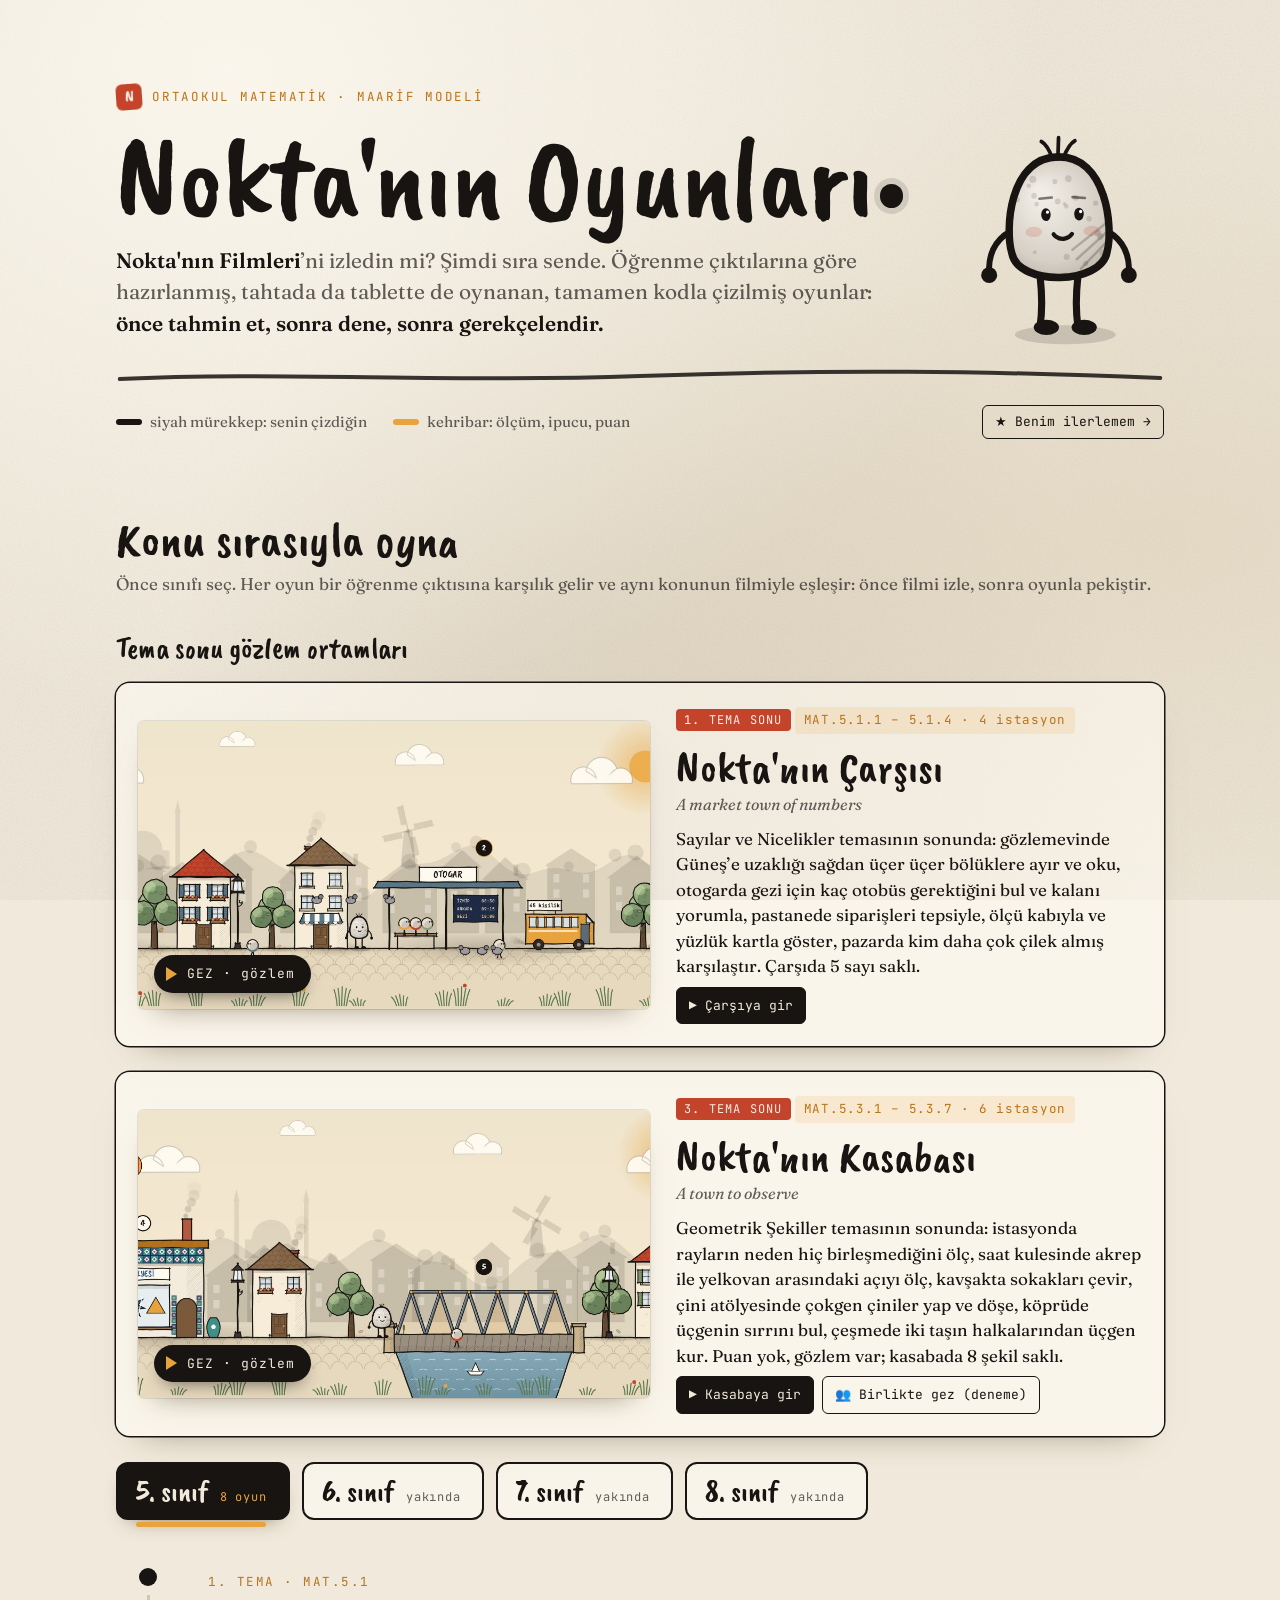
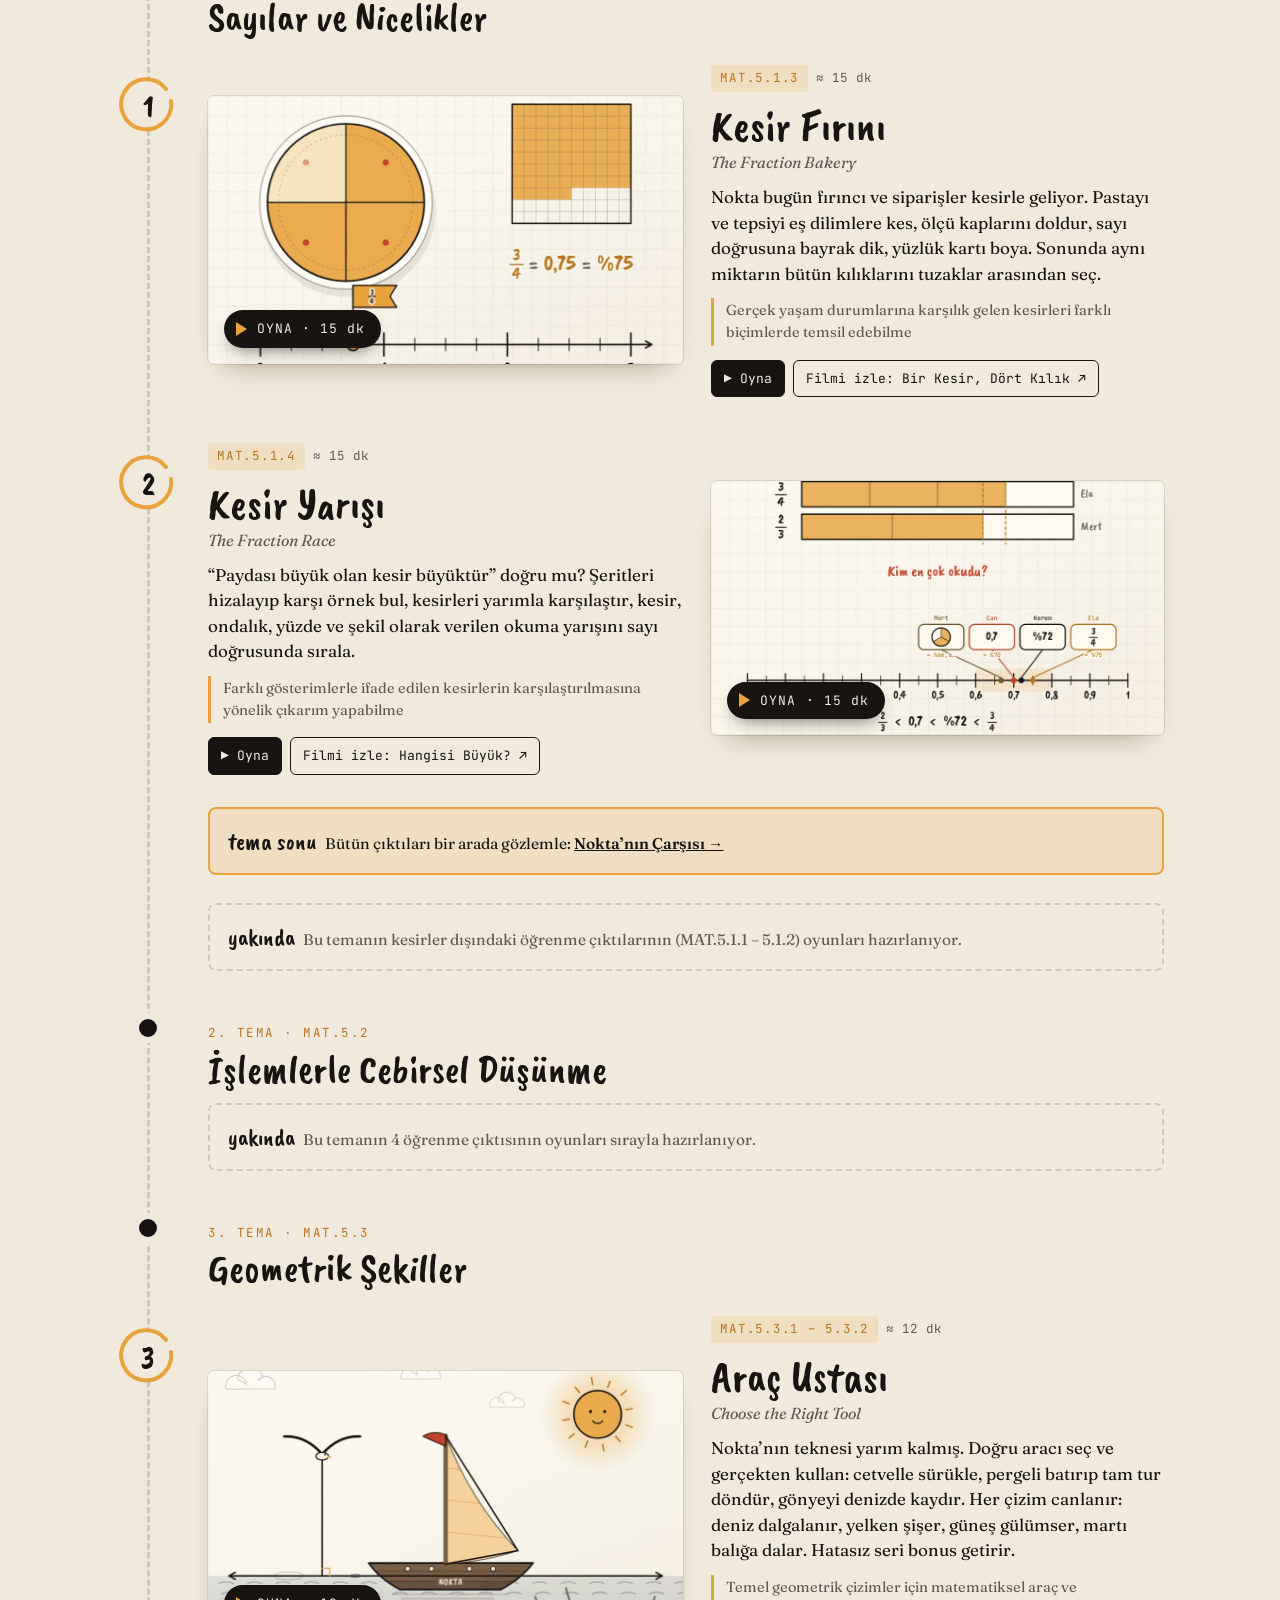
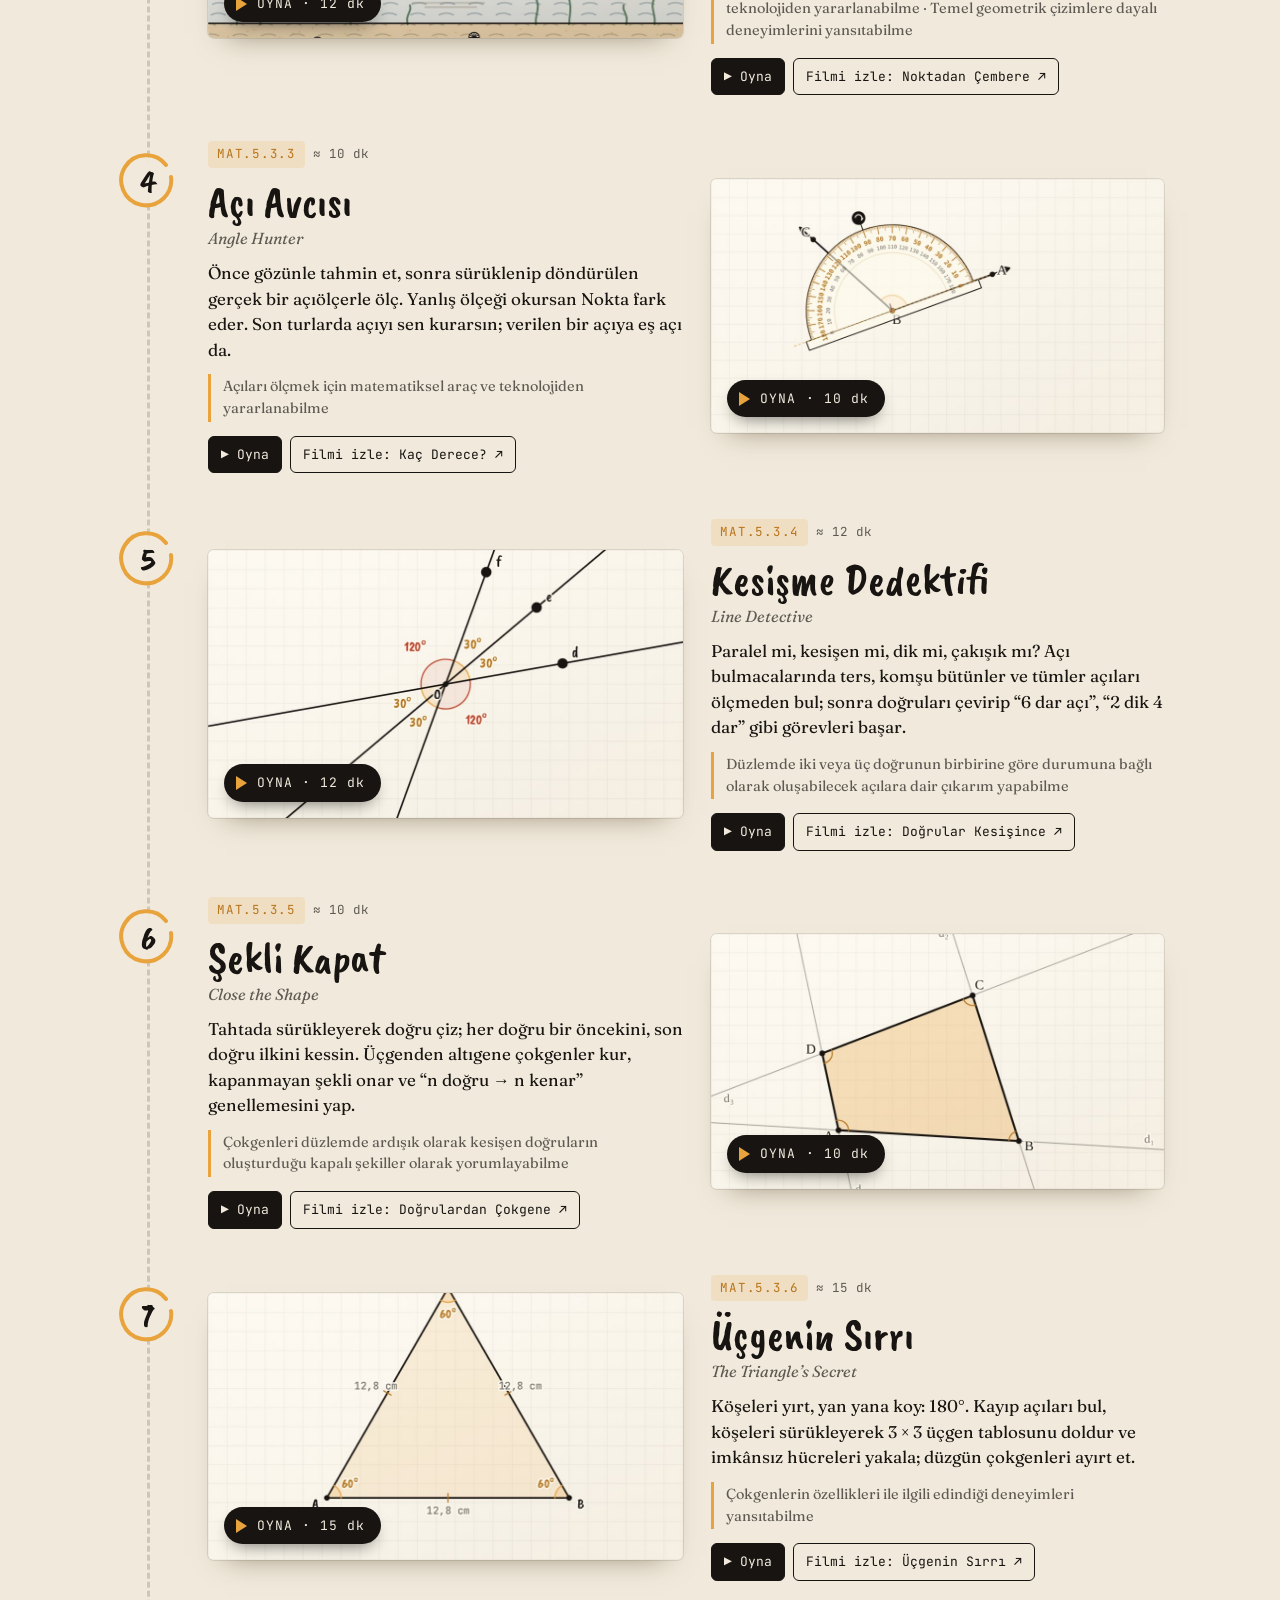
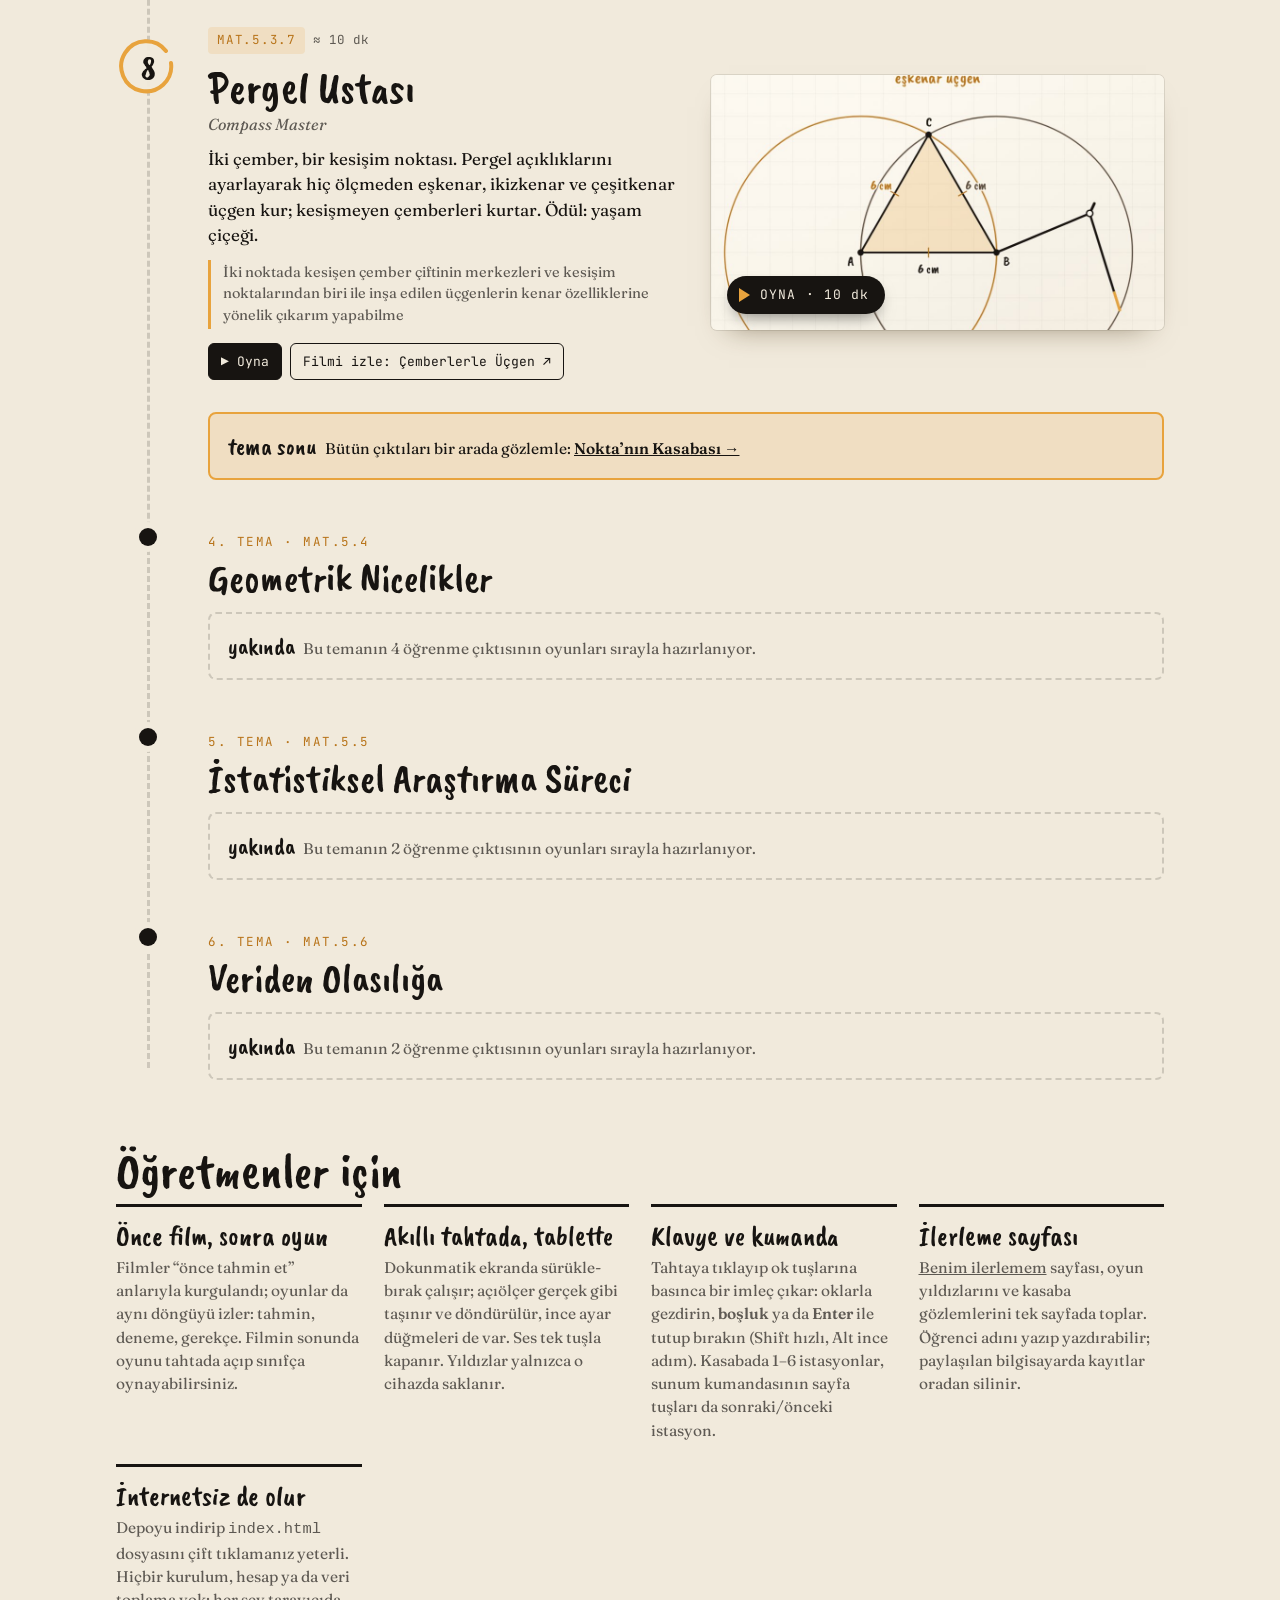
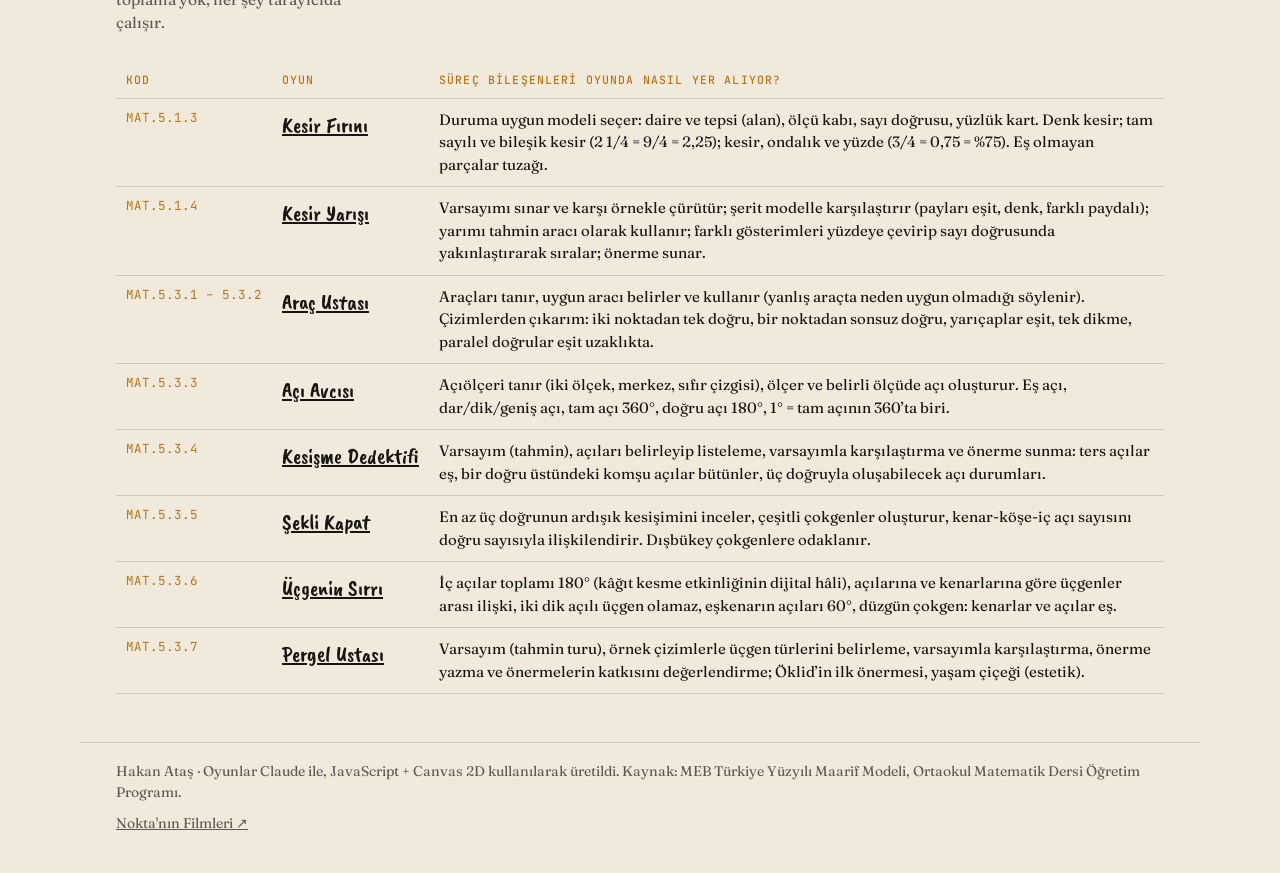
<file: index.html>
<!doctype html>
<html lang="tr">
<head>
<meta charset="utf-8">
<meta name="viewport" content="width=device-width, initial-scale=1">
<title>Nokta'nın Oyunları · Ortaokul Matematik</title>
<meta name="description" content="Ortaokul matematik için mürekkep oyunları: Maarif Modeli öğrenme çıktılarına göre, Nokta'nın Filmleri ile aynı dünyada. İlk tema: 5. sınıf Geometrik Şekiller.">
<meta property="og:title" content="Nokta'nın Oyunları · Ortaokul Matematik">
<meta property="og:description" content="Tahmin et, dene, kanıtla: araç seçme, açı ölçme, kesişen doğrular, çokgenler, üçgenler ve pergelle üçgen kurma oyunları.">
<meta property="og:image" content="img/oyun-pergel-ustasi.jpg">
<link rel="icon" href="img/nokta.png">
<link rel="preconnect" href="https://fonts.googleapis.com">
<link rel="preconnect" href="https://fonts.gstatic.com" crossorigin>
<link href="https://fonts.googleapis.com/css2?family=Caveat+Brush&family=Fraunces:ital,opsz,wght@0,9..144,400;0,9..144,600;1,9..144,400&family=JetBrains+Mono:wght@500&display=swap" rel="stylesheet">
<link rel="stylesheet" href="css/oyun.css?v=202610031833">
<style>
  .wrap { max-width: 1120px; }
  header.hero { position: relative; padding-top: clamp(36px, 7vw, 84px); padding-bottom: 28px; }
  .hero-grid { display: grid; grid-template-columns: 1fr auto; gap: 24px; align-items: end; }
  .kicker { font-family: var(--mono); font-size: 12.5px; letter-spacing: .14em; text-transform: uppercase; color: var(--amber-deep); display: flex; align-items: center; gap: 10px; }
  .kicker .seal { width: 26px; height: 26px; border-radius: 6px; background: var(--seal); color: #fbeee6; display: grid; place-items: center; font-family: var(--brush); font-size: 17px; letter-spacing: 0; transform: rotate(-4deg); }
  h1 { font-family: var(--brush); font-weight: 400; font-size: clamp(52px, 10vw, 118px); line-height: .92; margin: 14px 0 12px; letter-spacing: -.01em; }
  h1 .dot { display: inline-block; width: .2em; height: .2em; border-radius: 50%; background: var(--ink); vertical-align: .08em; margin-left: .06em; box-shadow: 0 0 0 .05em rgba(23,20,17,.12); }
  .lede { font-size: clamp(17px, 2.1vw, 21px); max-width: 38em; color: var(--ink-soft); margin: 0; }
  .lede b { color: var(--ink); font-weight: 600; }
  .nokta { width: clamp(120px, 18vw, 210px); height: auto; margin-bottom: -10px; transform-origin: 50% 90%; }
  .brushline { display: block; width: 100%; height: 22px; margin-top: 26px; }
  .rules { display: flex; flex-wrap: wrap; gap: 10px 26px; margin-top: 18px; font-size: 15px; color: var(--ink-soft); }
  .rules span { display: inline-flex; align-items: center; gap: 8px; }
  .progress-link { margin-left: auto; font-family: var(--mono); font-size: 13px; text-decoration: none; color: var(--ink); padding: 6px 12px; border-radius: 6px; border: 1.5px solid var(--ink); }
  .progress-link:hover { background: var(--ink); color: var(--paper); }
  .swatch { width: 26px; height: 6px; border-radius: 3px; background: var(--ink); }
  .swatch.amber { background: var(--amber); }

  .section-title { font-family: var(--brush); font-weight: 400; font-size: clamp(34px, 5vw, 50px); margin: 48px 0 6px; line-height: 1; }
  .section-sub { margin: 0 0 30px; color: var(--ink-soft); }
  .grades { display: flex; flex-wrap: wrap; gap: 12px; margin: 0 0 18px; }
  .grades button { position: relative; font-family: var(--brush); font-size: 30px; line-height: 1; padding: 12px 22px 12px 18px; border-radius: 12px; border: 2.5px solid var(--ink); background: rgba(255, 252, 244, .55); color: var(--ink); cursor: pointer; display: inline-flex; align-items: baseline; gap: 12px; transition: transform .25s cubic-bezier(.2,.8,.2,1), background .2s, color .2s; }
  .grades button small { font-family: var(--mono); font-size: 12px; letter-spacing: .06em; color: var(--ink-soft); }
  .grades button:hover { transform: translateY(-2px) rotate(-.6deg); }
  .grades button[aria-selected="true"] { background: var(--ink); color: var(--paper); box-shadow: 0 10px 22px -14px rgba(60,40,10,.8); }
  .grades button[aria-selected="true"] small { color: var(--amber); }
  .grades button[aria-selected="true"]::after { content: ""; position: absolute; left: 18px; right: 22px; bottom: -9px; height: 5px; border-radius: 3px; background: var(--amber); }
  .grades button:focus-visible { outline: 3px solid var(--amber); outline-offset: 3px; }

  .journey { position: relative; list-style: none; margin: 0; padding: 0; }
  .journey::before { content: ""; position: absolute; left: 31px; top: 30px; bottom: 30px; width: 0; border-left: 3px dashed var(--ink-faint); }
  .game-item { position: relative; display: grid; grid-template-columns: 64px minmax(0, 1.05fr) minmax(0, 1fr); gap: 28px; align-items: center; padding: 22px 0; }
  .num { position: relative; z-index: 1; width: 64px; height: 64px; display: grid; place-items: center; align-self: start; margin-top: 12px; }
  .num svg { position: absolute; inset: 0; }
  .num b { font-family: var(--brush); font-weight: 400; font-size: 32px; position: relative; }
  .thumb { position: relative; display: block; border-radius: 6px; overflow: hidden; aspect-ratio: 16 / 9; width: 100%; background: var(--paper-2);
    box-shadow: 0 1px 0 rgba(255,255,255,.6) inset, 0 14px 28px -18px rgba(60, 40, 10, .55), 0 0 0 1px rgba(23,20,17,.1); transition: transform .35s cubic-bezier(.2,.8,.2,1), box-shadow .35s; }
  .thumb img { display: block; width: 100%; height: 100%; object-fit: cover; }
  .thumb .play { position: absolute; left: 16px; bottom: 16px; display: inline-flex; align-items: center; gap: 10px; padding: 9px 16px 9px 12px; border-radius: 999px; background: var(--ink); color: var(--paper); font-family: var(--mono); font-size: 13px; letter-spacing: .08em; box-shadow: 0 8px 18px -8px rgba(0,0,0,.6); }
  .thumb .play i { display: block; width: 0; height: 0; border-left: 11px solid var(--amber); border-top: 7px solid transparent; border-bottom: 7px solid transparent; }
  .thumb .done { position: absolute; right: 12px; top: 12px; display: flex; gap: 2px; padding: 5px 8px; border-radius: 999px; background: rgba(255,250,240,.92); box-shadow: 0 0 0 1px rgba(23,20,17,.12); }
  .thumb .done svg { width: 20px; height: 20px; }
  .thumb:hover, .thumb:focus-visible { transform: translateY(-3px) rotate(-.4deg); box-shadow: 0 1px 0 rgba(255,255,255,.6) inset, 0 22px 34px -18px rgba(60, 40, 10, .6), 0 0 0 1px rgba(23,20,17,.14); }
  .thumb:focus-visible { outline: 3px solid var(--amber); outline-offset: 3px; }
  .meta .code { font-family: var(--mono); font-size: 12.5px; letter-spacing: .06em; color: var(--amber-deep); background: var(--amber-wash); padding: 4px 9px; border-radius: 4px; display: inline-block; }
  .meta .dur { font-family: var(--mono); font-size: 12.5px; color: var(--ink-soft); margin-left: 8px; }
  .meta h3 { font-family: var(--brush); font-weight: 400; font-size: clamp(32px, 4vw, 44px); line-height: 1; margin: 12px 0 2px; }
  .meta .en { font-style: italic; color: var(--ink-soft); margin: 0 0 10px; font-size: 16px; }
  .meta p.what { margin: 0 0 8px; }
  .meta .outcome { font-size: 14.5px; color: var(--ink-soft); border-left: 3px solid var(--amber); padding: 2px 0 2px 12px; margin: 12px 0 14px; }
  .links { display: flex; flex-wrap: wrap; gap: 8px; }
  .links a { font-family: var(--mono); font-size: 13px; text-decoration: none; padding: 8px 12px; border-radius: 6px; border: 1.5px solid var(--ink); color: var(--ink); transition: background .2s, color .2s; }
  .links a:hover { background: var(--ink); color: var(--paper); }
  .kprog { align-self: center; font-family: var(--mono); font-size: 12.5px; color: var(--amber-deep, #b8741a); }
  .links .primary { background: var(--ink); color: var(--paper); }
  .links .primary:hover { background: var(--amber); border-color: var(--amber); color: var(--ink); }
  .game-item:nth-child(even of .game-item) .thumb-cell { order: 3; }
  .game-item:nth-child(even of .game-item) .meta { order: 2; }

  .theme-head { position: relative; display: grid; grid-template-columns: 64px 1fr; gap: 28px; align-items: baseline; padding: 30px 0 4px; }
  .theme-head .dotm { width: 64px; display: grid; place-items: center; }
  .theme-head .dotm i { width: 18px; height: 18px; border-radius: 50%; background: var(--ink); box-shadow: 0 0 0 6px var(--paper); position: relative; z-index: 1; }
  .theme-head h3 { font-family: var(--brush); font-weight: 400; font-size: clamp(30px, 4vw, 40px); margin: 0; line-height: 1; }
  .theme-head span { display: block; font-family: var(--mono); font-size: 12.5px; letter-spacing: .12em; text-transform: uppercase; color: var(--amber-deep); margin-bottom: 6px; }
  .theme-soon { position: relative; display: grid; grid-template-columns: 64px 1fr; gap: 28px; padding: 10px 0 18px; }
  .theme-soon div:last-child { border: 2.5px dashed var(--ink-faint); border-radius: 8px; padding: 14px 18px; color: var(--ink-soft); font-size: 15.5px; }
  .theme-end div:last-child { border: 2.5px solid var(--amber); background: var(--amber-wash); color: var(--ink); }
  .theme-end a { font-weight: 600; }
  .theme-soon b { font-family: var(--brush); font-weight: 400; font-size: 24px; color: var(--ink); margin-right: 8px; }

  .featured { display: grid; grid-template-columns: minmax(0, 1.1fr) minmax(0, 1fr); gap: 26px; align-items: center; margin: 0 0 26px; padding: 22px; border-radius: 14px; background: rgba(255, 252, 244, .6); box-shadow: 0 0 0 1.5px var(--ink), 0 18px 34px -26px rgba(60,40,10,.6); }
  .sub-title { font-family: var(--brush); font-weight: 400; font-size: 30px; margin: 6px 0 12px; }
  .featured .tag { font-family: var(--mono); font-size: 12px; letter-spacing: .1em; text-transform: uppercase; color: #fbeee6; background: var(--seal); padding: 3px 8px; border-radius: 4px; }
  @media (max-width: 820px) { .featured { grid-template-columns: 1fr; padding: 16px; } }
  .teach { display: grid; grid-template-columns: repeat(auto-fit, minmax(220px, 1fr)); gap: 22px; margin-top: 8px; }
  .teach div { padding-top: 14px; border-top: 3px solid var(--ink); }
  .teach h4 { font-family: var(--brush); font-weight: 400; font-size: 28px; margin: 0 0 6px; line-height: 1.05; }
  .teach p { margin: 0; font-size: 15.5px; color: var(--ink-soft); }
  .map { width: 100%; border-collapse: collapse; margin-top: 26px; font-size: 15px; }
  .map th, .map td { text-align: left; padding: 10px 10px; border-bottom: 1px solid var(--ink-faint); vertical-align: top; }
  .map th { font-family: var(--mono); font-size: 11.5px; letter-spacing: .1em; text-transform: uppercase; color: var(--amber-deep); font-weight: 500; }
  .map td:first-child { font-family: var(--mono); font-size: 12.5px; white-space: nowrap; color: var(--amber-deep); }
  .map td:nth-child(2) { font-family: var(--brush); font-size: 22px; white-space: nowrap; }
  .map-wrap { overflow-x: auto; }
  footer.wrap { margin-top: 48px; margin-bottom: 40px; padding-top: 18px; border-top: 1px solid var(--ink-faint); font-size: 14px; color: var(--ink-soft); display: flex; flex-wrap: wrap; justify-content: space-between; gap: 10px; }

  @keyframes hopx { 0%, 100% { transform: translateY(0) } 45% { transform: translateY(-14px) scaleY(1.03) } 60% { transform: translateY(0) scaleY(.97) } }
  @keyframes draw { from { stroke-dashoffset: 1200; } to { stroke-dashoffset: 0; } }
  .nokta { animation: rise .8s .2s both, hopx 1.4s 1.1s 2 ease-in-out; }
  .brushline path { stroke-dasharray: 1200; animation: draw 1.4s .5s cubic-bezier(.6,.1,.2,1) both; }
  .num svg path { stroke-dasharray: 200; animation: draw 1.2s both; animation-delay: calc(var(--i, 0) * 110ms + 400ms); }

  @media (max-width: 820px) {
    .hero-grid { grid-template-columns: 1fr; }
    .nokta { position: absolute; right: 0; top: 22px; width: 96px; }
    h1, .kicker { padding-right: 96px; }
    .game-item { grid-template-columns: 44px minmax(0, 1fr); gap: 14px 16px; }
    .num { width: 44px; height: 44px; margin-top: 4px; }
    .num b { font-size: 24px; }
    .journey::before { left: 21px; }
    .game-item .thumb-cell, .game-item:nth-child(even of .game-item) .thumb-cell { order: 2; grid-column: 2; }
    .game-item .meta, .game-item:nth-child(even of .game-item) .meta { order: 3; grid-column: 2; }
    .theme-head, .theme-soon { grid-template-columns: 44px 1fr; gap: 16px; }
    .theme-head .dotm { width: 44px; }
    .teach { grid-template-columns: 1fr; }
    .grades button { font-size: 26px; }
  }
</style>
</head>
<body>
<header class="hero wrap">
  <div class="hero-grid">
    <div>
      <div class="kicker stage" style="--i:0"><span class="seal">N</span> ortaokul matematik · Maarif Modeli</div>
      <h1 class="stage" style="--i:1">Nokta'nın Oyunları<span class="dot"></span></h1>
      <p class="lede stage" style="--i:2"><b>Nokta'nın Filmleri</b>’ni izledin mi? Şimdi sıra sende. Öğrenme çıktılarına göre hazırlanmış, tahtada da tablette de oynanan, tamamen kodla çizilmiş oyunlar: <b>önce tahmin et, sonra dene, sonra gerekçelendir.</b></p>
    </div>
    <img class="nokta" src="img/nokta.png" alt="Nokta, sevinçle kollarını kaldırmış mürekkep karakter" width="280" height="347">
  </div>
  <svg class="brushline" viewBox="0 0 1200 22" preserveAspectRatio="none" aria-hidden="true"><path d="M4 14 C 180 6, 380 18, 600 11 S 1000 6, 1196 13" fill="none" stroke="#171411" stroke-width="4" stroke-linecap="round" opacity=".85"/></svg>
  <div class="rules stage" style="--i:3">
    <span><i class="swatch"></i> siyah mürekkep: senin çizdiğin</span>
    <span><i class="swatch amber"></i> kehribar: ölçüm, ipucu, puan</span>
    <a class="progress-link" href="ilerleme.html">★ Benim ilerlemem →</a>
  </div>
</header>

<main class="wrap">
  <h2 class="section-title">Konu sırasıyla oyna</h2>
  <p class="section-sub">Önce sınıfı seç. Her oyun bir öğrenme çıktısına karşılık gelir ve aynı konunun filmiyle eşleşir: önce filmi izle, sonra oyunla pekiştir.</p>
  <h3 class="sub-title stage" style="--i:3">Tema sonu gözlem ortamları</h3>
  <div class="featured stage" style="--i:4">
    <a class="thumb" href="oyunlar/carsi.html" aria-label="Nokta'nın Çarşısı'nı aç"><img src="img/carsi.jpg" alt="" loading="lazy" width="960" height="540"><span class="play"><i></i>GEZ · gözlem</span></a>
    <div class="meta">
      <span class="tag">1. tema sonu</span> <span class="code">MAT.5.1.1 – 5.1.4 · 4 istasyon</span>
      <h3>Nokta'nın Çarşısı</h3>
      <p class="en">A market town of numbers</p>
      <p class="what">Sayılar ve Nicelikler temasının sonunda: gözlemevinde Güneş’e uzaklığı sağdan üçer üçer bölüklere ayır ve oku, otogarda gezi için kaç otobüs gerektiğini bul ve kalanı yorumla, pastanede siparişleri tepsiyle, ölçü kabıyla ve yüzlük kartla göster, pazarda kim daha çok çilek almış karşılaştır. Çarşıda 5 sayı saklı.</p>
      <div class="links"><a class="primary" href="oyunlar/carsi.html">▶ Çarşıya gir</a> <span class="kprog" id="cprog"></span></div>
    </div>
  </div>
  <div class="featured stage" style="--i:5">
    <a class="thumb" href="oyunlar/kasaba.html" aria-label="Nokta'nın Kasabası'nı aç"><img src="img/kasaba.jpg" alt="" loading="lazy" width="960" height="540"><span class="play"><i></i>GEZ · gözlem</span></a>
    <div class="meta">
      <span class="tag">3. tema sonu</span> <span class="code">MAT.5.3.1 – 5.3.7 · 6 istasyon</span>
      <h3>Nokta'nın Kasabası</h3>
      <p class="en">A town to observe</p>
      <p class="what">Geometrik Şekiller temasının sonunda: istasyonda rayların neden hiç birleşmediğini ölç, saat kulesinde akrep ile yelkovan arasındaki açıyı ölç, kavşakta sokakları çevir, çini atölyesinde çokgen çiniler yap ve döşe, köprüde üçgenin sırrını bul, çeşmede iki taşın halkalarından üçgen kur. Puan yok, gözlem var; kasabada 8 şekil saklı.</p>
      <div class="links"><a class="primary" href="oyunlar/kasaba.html">▶ Kasabaya gir</a> <a href="oyunlar/kasaba-cok.html">👥 Birlikte gez (deneme)</a> <span class="kprog" id="kprog"></span></div>
    </div>
  </div>
  <div class="grades" id="grades" role="tablist" aria-label="Sınıf"></div>
  <ol class="journey" id="journey"></ol>

  <h2 class="section-title">Öğretmenler için</h2>
  <div class="teach">
    <div><h4>Önce film, sonra oyun</h4><p>Filmler “önce tahmin et” anlarıyla kurgulandı; oyunlar da aynı döngüyü izler: tahmin, deneme, gerekçe. Filmin sonunda oyunu tahtada açıp sınıfça oynayabilirsiniz.</p></div>
    <div><h4>Akıllı tahtada, tablette</h4><p>Dokunmatik ekranda sürükle-bırak çalışır; açıölçer gerçek gibi taşınır ve döndürülür, ince ayar düğmeleri de var. Ses tek tuşla kapanır. Yıldızlar yalnızca o cihazda saklanır.</p></div>
    <div><h4>Klavye ve kumanda</h4><p>Tahtaya tıklayıp ok tuşlarına basınca bir imleç çıkar: oklarla gezdirin, <b>boşluk</b> ya da <b>Enter</b> ile tutup bırakın (Shift hızlı, Alt ince adım). Kasabada 1–6 istasyonlar, sunum kumandasının sayfa tuşları da sonraki/önceki istasyon.</p></div>
    <div><h4>İlerleme sayfası</h4><p><a href="ilerleme.html">Benim ilerlemem</a> sayfası, oyun yıldızlarını ve kasaba gözlemlerini tek sayfada toplar. Öğrenci adını yazıp yazdırabilir; paylaşılan bilgisayarda kayıtlar oradan silinir.</p></div>
    <div><h4>İnternetsiz de olur</h4><p>Depoyu indirip <code>index.html</code> dosyasını çift tıklamanız yeterli. Hiçbir kurulum, hesap ya da veri toplama yok; her şey tarayıcıda çalışır.</p></div>
  </div>
  <div class="map-wrap">
    <table class="map" aria-label="Oyun ve öğrenme çıktısı eşleşmesi">
      <thead><tr><th>Kod</th><th>Oyun</th><th>Süreç bileşenleri oyunda nasıl yer alıyor?</th></tr></thead>
      <tbody id="map"></tbody>
    </table>
  </div>
</main>

<footer class="wrap">
  <span>Hakan Ataş · Oyunlar Claude ile, JavaScript + Canvas 2D kullanılarak üretildi. Kaynak: MEB Türkiye Yüzyılı Maarif Modeli, Ortaokul Matematik Dersi Öğretim Programı.</span>
  <span><a href="https://hakanatas.github.io/nokta-filmleri/" target="_blank" rel="noopener">Nokta'nın Filmleri ↗</a></span>
</footer>

<script src="js/ortak.js?v=202610031833"></script>
<script>
  const FILMS = 'https://hakanatas.github.io/nokta-filmleri/';
  const GAMES = [
    { id: 'arac-ustasi', title: 'Araç Ustası', en: 'Choose the Right Tool', code: 'MAT.5.3.1 – 5.3.2', dur: '≈ 12 dk', film: 'noktadan-cembere', filmTitle: 'Noktadan Çembere',
      what: 'Nokta’nın teknesi yarım kalmış. Doğru aracı seç ve gerçekten kullan: cetvelle sürükle, pergeli batırıp tam tur döndür, gönyeyi denizde kaydır. Her çizim canlanır: deniz dalgalanır, yelken şişer, güneş gülümser, martı balığa dalar. Hatasız seri bonus getirir.',
      outcome: 'Temel geometrik çizimler için matematiksel araç ve teknolojiden yararlanabilme · Temel geometrik çizimlere dayalı deneyimlerini yansıtabilme',
      how: 'Araçları tanır, uygun aracı belirler ve kullanır (yanlış araçta neden uygun olmadığı söylenir). Çizimlerden çıkarım: iki noktadan tek doğru, bir noktadan sonsuz doğru, yarıçaplar eşit, tek dikme, paralel doğrular eşit uzaklıkta.' },
    { id: 'aci-avcisi', title: 'Açı Avcısı', en: 'Angle Hunter', code: 'MAT.5.3.3', dur: '≈ 10 dk', film: 'kac-derece', filmTitle: 'Kaç Derece?',
      what: 'Önce gözünle tahmin et, sonra sürüklenip döndürülen gerçek bir açıölçerle ölç. Yanlış ölçeği okursan Nokta fark eder. Son turlarda açıyı sen kurarsın; verilen bir açıya eş açı da.',
      outcome: 'Açıları ölçmek için matematiksel araç ve teknolojiden yararlanabilme',
      how: 'Açıölçeri tanır (iki ölçek, merkez, sıfır çizgisi), ölçer ve belirli ölçüde açı oluşturur. Eş açı, dar/dik/geniş açı, tam açı 360°, doğru açı 180°, 1° = tam açının 360’ta biri.' },
    { id: 'kesisme-dedektifi', title: 'Kesişme Dedektifi', en: 'Line Detective', code: 'MAT.5.3.4', dur: '≈ 12 dk', film: 'dogrular-kesisince', filmTitle: 'Doğrular Kesişince',
      what: 'Paralel mi, kesişen mi, dik mi, çakışık mı? Açı bulmacalarında ters, komşu bütünler ve tümler açıları ölçmeden bul; sonra doğruları çevirip “6 dar açı”, “2 dik 4 dar” gibi görevleri başar.',
      outcome: 'Düzlemde iki veya üç doğrunun birbirine göre durumuna bağlı olarak oluşabilecek açılara dair çıkarım yapabilme',
      how: 'Varsayım (tahmin), açıları belirleyip listeleme, varsayımla karşılaştırma ve önerme sunma: ters açılar eş, bir doğru üstündeki komşu açılar bütünler, üç doğruyla oluşabilecek açı durumları.' },
    { id: 'sekli-kapat', title: 'Şekli Kapat', en: 'Close the Shape', code: 'MAT.5.3.5', dur: '≈ 10 dk', film: 'dogrulardan-cokgene', filmTitle: 'Doğrulardan Çokgene',
      what: 'Tahtada sürükleyerek doğru çiz; her doğru bir öncekini, son doğru ilkini kessin. Üçgenden altıgene çokgenler kur, kapanmayan şekli onar ve “n doğru → n kenar” genellemesini yap.',
      outcome: 'Çokgenleri düzlemde ardışık olarak kesişen doğruların oluşturduğu kapalı şekiller olarak yorumlayabilme',
      how: 'En az üç doğrunun ardışık kesişimini inceler, çeşitli çokgenler oluşturur, kenar-köşe-iç açı sayısını doğru sayısıyla ilişkilendirir. Dışbükey çokgenlere odaklanır.' },
    { id: 'ucgenin-sirri', title: 'Üçgenin Sırrı', en: 'The Triangle’s Secret', code: 'MAT.5.3.6', dur: '≈ 15 dk', film: 'ucgenin-sirri', filmTitle: 'Üçgenin Sırrı',
      what: 'Köşeleri yırt, yan yana koy: 180°. Kayıp açıları bul, köşeleri sürükleyerek 3 × 3 üçgen tablosunu doldur ve imkânsız hücreleri yakala; düzgün çokgenleri ayırt et.',
      outcome: 'Çokgenlerin özellikleri ile ilgili edindiği deneyimleri yansıtabilme',
      how: 'İç açılar toplamı 180° (kâğıt kesme etkinliğinin dijital hâli), açılarına ve kenarlarına göre üçgenler arası ilişki, iki dik açılı üçgen olamaz, eşkenarın açıları 60°, düzgün çokgen: kenarlar ve açılar eş.' },
    { id: 'pergel-ustasi', title: 'Pergel Ustası', en: 'Compass Master', code: 'MAT.5.3.7', dur: '≈ 10 dk', film: 'cemberlerle-ucgen', filmTitle: 'Çemberlerle Üçgen',
      what: 'İki çember, bir kesişim noktası. Pergel açıklıklarını ayarlayarak hiç ölçmeden eşkenar, ikizkenar ve çeşitkenar üçgen kur; kesişmeyen çemberleri kurtar. Ödül: yaşam çiçeği.',
      outcome: 'İki noktada kesişen çember çiftinin merkezleri ve kesişim noktalarından biri ile inşa edilen üçgenlerin kenar özelliklerine yönelik çıkarım yapabilme',
      how: 'Varsayım (tahmin turu), örnek çizimlerle üçgen türlerini belirleme, varsayımla karşılaştırma, önerme yazma ve önermelerin katkısını değerlendirme; Öklid’in ilk önermesi, yaşam çiçeği (estetik).' },
  ];
  const GAMES_KESIR = [
    { id: 'kesir-firini', title: 'Kesir Fırını', en: 'The Fraction Bakery', code: 'MAT.5.1.3', dur: '≈ 15 dk', film: 'bir-kesir-dort-kilik', filmTitle: 'Bir Kesir, Dört Kılık',
      what: 'Nokta bugün fırıncı ve siparişler kesirle geliyor. Pastayı ve tepsiyi eş dilimlere kes, ölçü kaplarını doldur, sayı doğrusuna bayrak dik, yüzlük kartı boya. Sonunda aynı miktarın bütün kılıklarını tuzaklar arasından seç.',
      outcome: 'Gerçek yaşam durumlarına karşılık gelen kesirleri farklı biçimlerde temsil edebilme',
      how: 'Duruma uygun modeli seçer: daire ve tepsi (alan), ölçü kabı, sayı doğrusu, yüzlük kart. Denk kesir; tam sayılı ve bileşik kesir (2 1/4 = 9/4 = 2,25); kesir, ondalık ve yüzde (3/4 = 0,75 = %75). Eş olmayan parçalar tuzağı.' },
    { id: 'kesir-yarisi', title: 'Kesir Yarışı', en: 'The Fraction Race', code: 'MAT.5.1.4', dur: '≈ 15 dk', film: 'hangisi-buyuk', filmTitle: 'Hangisi Büyük?',
      what: '“Paydası büyük olan kesir büyüktür” doğru mu? Şeritleri hizalayıp karşı örnek bul, kesirleri yarımla karşılaştır, kesir, ondalık, yüzde ve şekil olarak verilen okuma yarışını sayı doğrusunda sırala.',
      outcome: 'Farklı gösterimlerle ifade edilen kesirlerin karşılaştırılmasına yönelik çıkarım yapabilme',
      how: 'Varsayımı sınar ve karşı örnekle çürütür; şerit modelle karşılaştırır (payları eşit, denk, farklı paydalı); yarımı tahmin aracı olarak kullanır; farklı gösterimleri yüzdeye çevirip sayı doğrusunda yakınlaştırarak sıralar; önerme sunar.' },
  ];
  const GRADES = {
    5: { themes: [
      { t: 'MAT.5.1', name: 'Sayılar ve Nicelikler', n: 4, games: GAMES_KESIR, dunya: { ad: 'Nokta’nın Çarşısı', url: 'oyunlar/carsi.html' } },
      { t: 'MAT.5.2', name: 'İşlemlerle Cebirsel Düşünme', n: 4 },
      { t: 'MAT.5.3', name: 'Geometrik Şekiller', n: 7, games: GAMES, dunya: { ad: 'Nokta’nın Kasabası', url: 'oyunlar/kasaba.html' } },
      { t: 'MAT.5.4', name: 'Geometrik Nicelikler', n: 4 },
      { t: 'MAT.5.5', name: 'İstatistiksel Araştırma Süreci', n: 2 },
      { t: 'MAT.5.6', name: 'Veriden Olasılığa', n: 2 },
    ] },
    6: { themes: [] }, 7: { themes: [] }, 8: { themes: [] },
  };
  const esc = (s) => s.replace(/[&<>"]/g, (c) => ({ '&': '&amp;', '<': '&lt;', '>': '&gt;', '"': '&quot;' }[c]));
  const ring = `<svg viewBox="0 0 64 64" aria-hidden="true"><path d="M50 14 A 25 25 0 1 0 55 26" fill="rgba(241,234,220,.95)" stroke="#e8a33d" stroke-width="4" stroke-linecap="round"/></svg>`;
  const saved = N.load();
  [['nokta-kasaba', 'kprog'], ['nokta-carsi', 'cprog']].forEach(([k, el]) => { try { const K = JSON.parse(localStorage.getItem(k)) || {}, n = Object.keys(K.done || {}).filter((t) => k !== 'nokta-kasaba' || !/^(pastane|pazar)\./.test(t)).length; if (n) document.getElementById(el).textContent = `${n} görev tamamlandı`; } catch (_) {} });
  const stars = (id) => { const s = saved[id] && saved[id].stars; return s ? `<span class="done" aria-label="${s} yıldız">${[0, 1, 2].map((i) => N.starSvg(i < s).replace(' class="got"', '')).join('')}</span>` : ''; };

  function render(g) {
    const G = GRADES[g]; let html = '', n = 0;
    if (!G.themes.length) html = `<li class="theme-soon stage"><div></div><div><b>yakında</b>${g}. sınıf oyunları, filmlerle aynı tema sırasıyla hazırlanacak.</div></li>`;
    G.themes.forEach((T, ti) => {
      html += `<li class="theme-head stage" style="--i:${n + 4}"><div class="dotm"><i></i></div><div><span>${ti + 1}. tema · ${T.t}</span><h3>${esc(T.name)}</h3></div></li>`;
      (T.games || []).forEach((f) => { n++; html += `
      <li class="game-item stage" style="--i:${n + 4}">
        <div class="num" style="--i:${n + 4}">${ring}<b>${n}</b></div>
        <div class="thumb-cell"><a class="thumb" href="oyunlar/${f.id}.html" aria-label="${esc(f.title)} oyununu aç">
          <img src="img/oyun-${f.id}.jpg" alt="" loading="lazy" width="960" height="540"><span class="play"><i></i>OYNA · ${f.dur.replace('≈ ', '')}</span>${stars(f.id)}</a></div>
        <div class="meta">
          <span class="code">${f.code}</span><span class="dur">${f.dur}</span>
          <h3>${esc(f.title)}</h3>
          <p class="en">${esc(f.en)}</p>
          <p class="what">${esc(f.what)}</p>
          <p class="outcome">${esc(f.outcome)}</p>
          <div class="links"><a class="primary" href="oyunlar/${f.id}.html">▶ Oyna</a><a href="${FILMS}#${f.film}" target="_blank" rel="noopener">Filmi izle: ${esc(f.filmTitle)} ↗</a></div>
        </div>
      </li>`; });
      if (T.dunya) html += `<li class="theme-soon theme-end stage" style="--i:${n + 4}"><div></div><div><b>tema sonu</b>Bütün çıktıları bir arada gözlemle: <a href="${T.dunya.url}">${esc(T.dunya.ad)} →</a></div></li>`;
      if (!T.games) html += `<li class="theme-soon stage" style="--i:${n + 4}"><div></div><div><b>yakında</b>Bu temanın ${T.n} öğrenme çıktısının oyunları sırayla hazırlanıyor.</div></li>`;
      else if (T.t === 'MAT.5.1') html += `<li class="theme-soon stage" style="--i:${n + 4}"><div></div><div><b>yakında</b>Bu temanın kesirler dışındaki öğrenme çıktılarının (MAT.5.1.1 – 5.1.2) oyunları hazırlanıyor.</div></li>`;
    });
    document.getElementById('journey').innerHTML = html;
    document.querySelectorAll('#grades button').forEach((b) => b.setAttribute('aria-selected', b.dataset.grade === String(g)));
  }
  document.getElementById('grades').innerHTML = Object.keys(GRADES).map((g) => {
    const c = GRADES[g].themes.reduce((s, T) => s + (T.games ? T.games.length : 0), 0);
    return `<button role="tab" type="button" data-grade="${g}" aria-selected="false">${g}. sınıf <small>${c ? c + ' oyun' : 'yakında'}</small></button>`;
  }).join('');
  let grade = new URLSearchParams(location.search).get('sinif');
  if (!GRADES[grade]) { try { grade = localStorage.getItem('nokta-oyun-sinif'); } catch (e) {} }
  if (!GRADES[grade]) grade = '5';
  render(grade);
  document.getElementById('grades').addEventListener('click', (e) => {
    const b = e.target.closest('button[data-grade]'); if (!b) return;
    grade = b.dataset.grade; render(grade);
    try { localStorage.setItem('nokta-oyun-sinif', grade); } catch (e) {}
    try { const u = new URL(location.href); u.searchParams.set('sinif', grade); history.replaceState(null, '', u.pathname + u.search + u.hash); } catch (e) {}
  });
  document.getElementById('map').innerHTML = [...GAMES_KESIR, ...GAMES].map((f) => `<tr><td>${f.code}</td><td><a href="oyunlar/${f.id}.html">${esc(f.title)}</a></td><td>${esc(f.how)}</td></tr>`).join('');
</script>
</body>
</html>
</file>
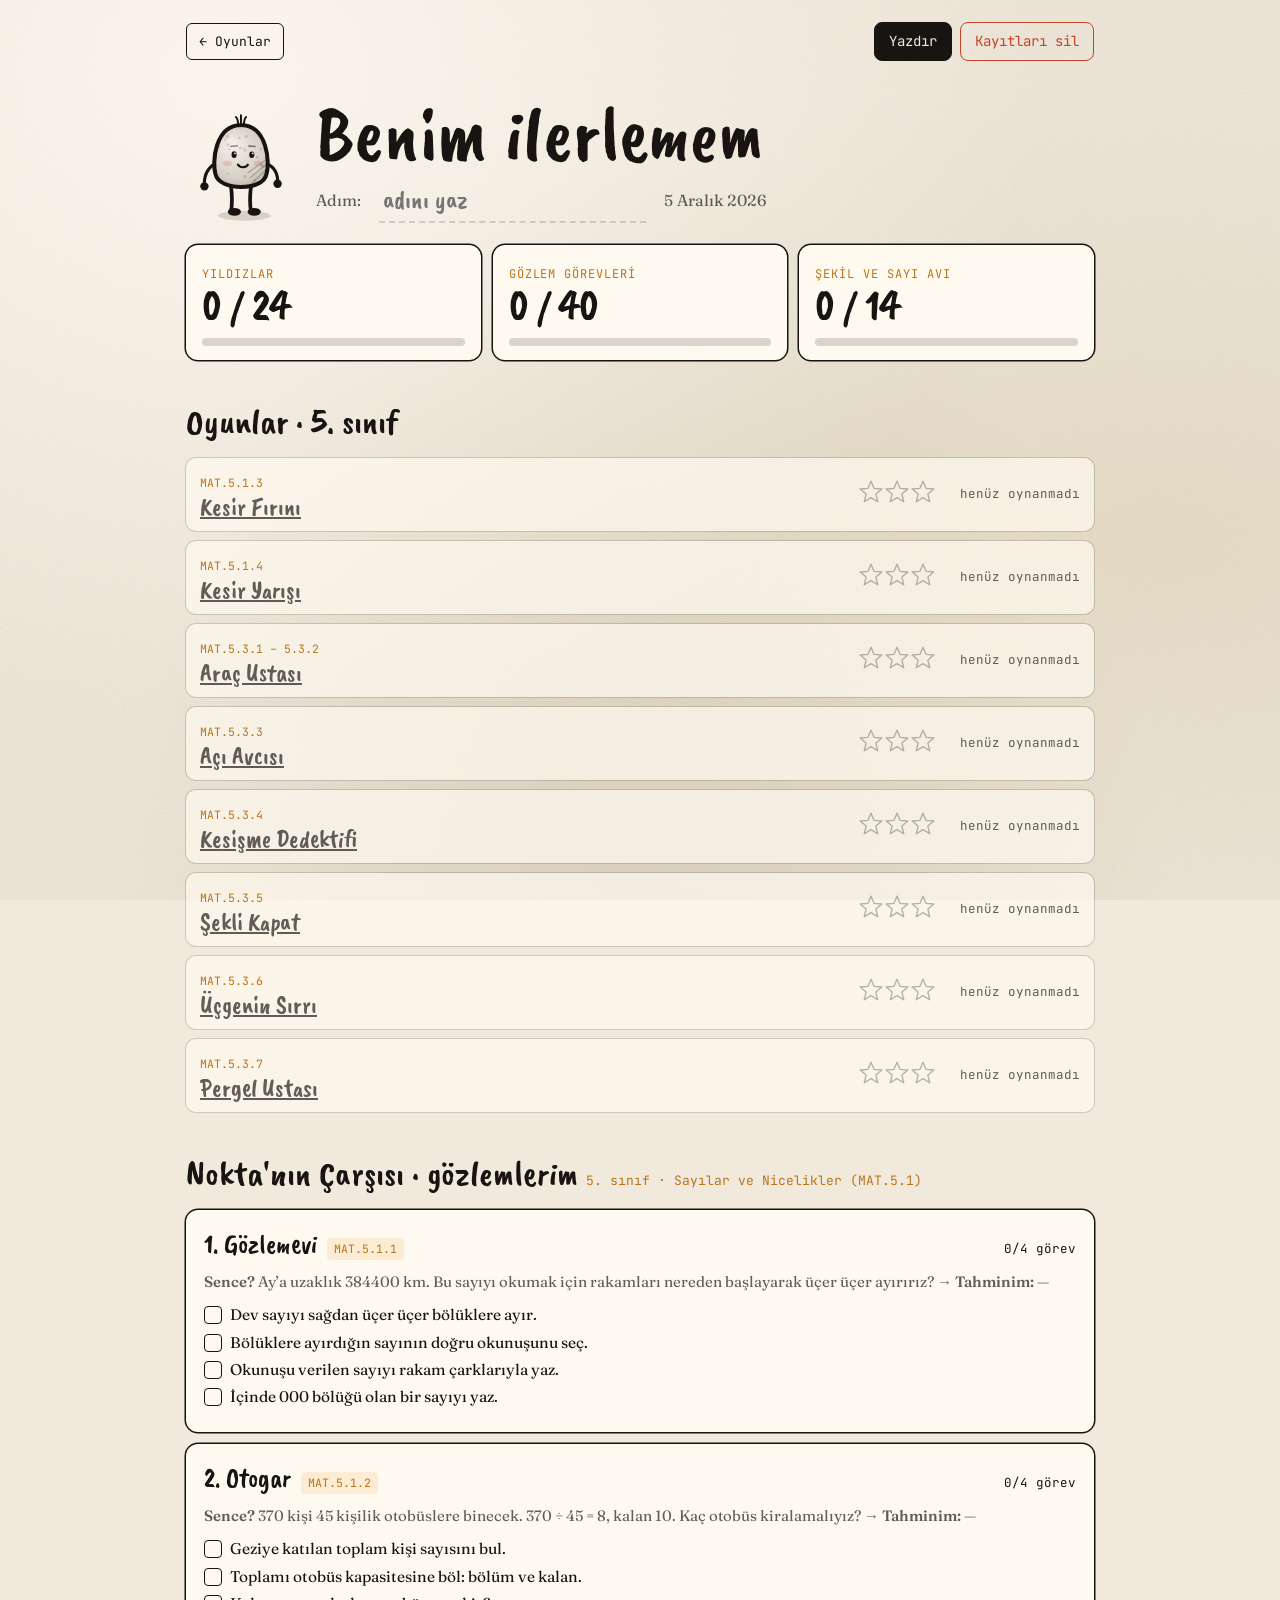
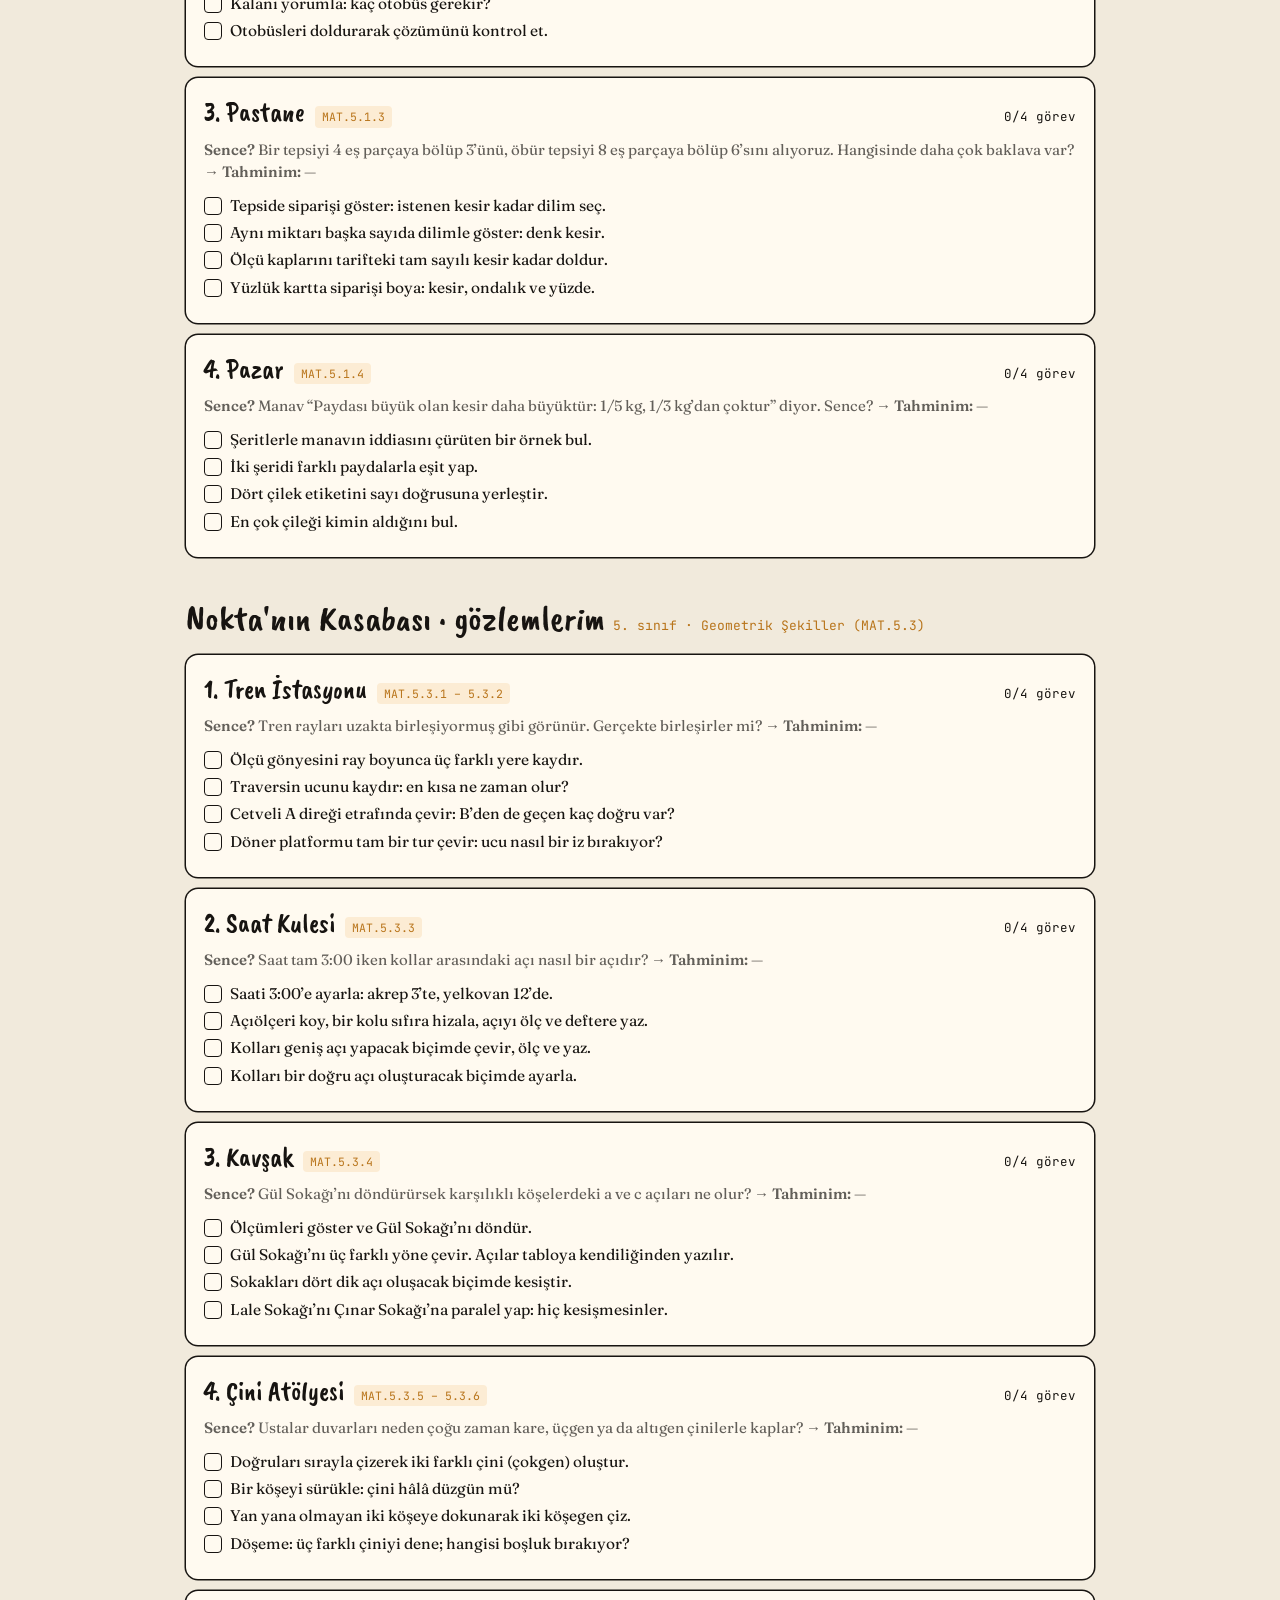
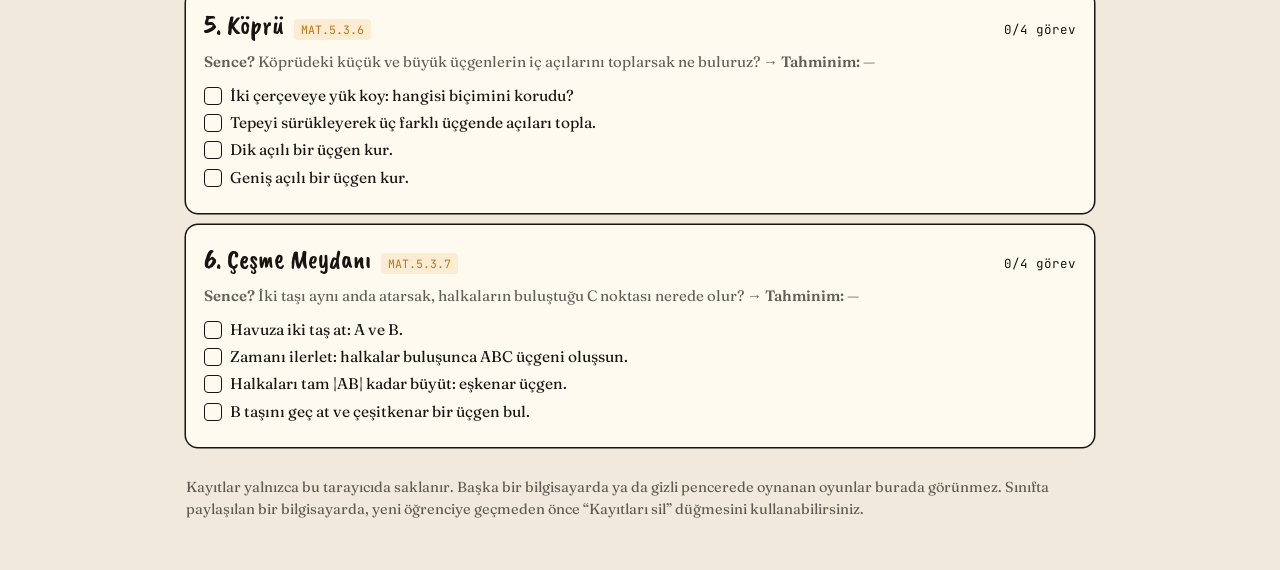
<file: ilerleme.html>
<!doctype html>
<html lang="tr">
<head>
<meta charset="utf-8">
<meta name="viewport" content="width=device-width, initial-scale=1">
<title>Benim İlerlemem · Nokta'nın Oyunları</title>
<meta name="description" content="Nokta'nın Oyunları'nda kazandığın yıldızlar ve gözlem ortamlarındaki (Kasaba, Çarşı) gözlemlerin tek sayfada. Yazdırılabilir.">
<link rel="icon" href="img/nokta.png">
<link rel="preconnect" href="https://fonts.googleapis.com">
<link rel="preconnect" href="https://fonts.gstatic.com" crossorigin>
<link href="https://fonts.googleapis.com/css2?family=Caveat+Brush&family=Fraunces:ital,opsz,wght@0,9..144,400;0,9..144,600;1,9..144,400&family=JetBrains+Mono:wght@500&display=swap" rel="stylesheet">
<link rel="stylesheet" href="css/oyun.css?v=202610031833">
<style>
  .wrap { max-width: 980px; }
  .topline { display: flex; align-items: center; gap: 12px; padding-top: 22px; flex-wrap: wrap; }
  .topline .sp { margin-left: auto; display: flex; gap: 8px; flex-wrap: wrap; }
  header.hd { display: grid; grid-template-columns: auto 1fr; gap: 20px; align-items: end; margin: 26px 0 8px; }
  header.hd img, header.hd .nokta-cv { width: 110px !important; }
  h1 { font-family: var(--brush); font-weight: 400; font-size: clamp(44px, 8vw, 78px); line-height: .95; margin: 0 0 8px; }
  .who { display: flex; flex-wrap: wrap; gap: 10px 18px; align-items: center; font-size: 16px; color: var(--ink-soft); }
  .who input { font: inherit; font-family: var(--brush); font-size: 26px; color: var(--ink); border: 0; border-bottom: 2px dashed var(--ink-faint); background: transparent; padding: 2px 4px; min-width: 220px; }
  .who input:focus { outline: none; border-bottom-color: var(--amber); }
  .sum { display: grid; grid-template-columns: repeat(3, minmax(0, 1fr)); gap: 12px; margin: 22px 0 8px; }
  .tile { background: var(--sheet); border-radius: 12px; padding: 14px 16px; box-shadow: 0 0 0 1.5px var(--ink); }
  .tile b { display: block; font-family: var(--brush); font-weight: 400; font-size: 44px; line-height: 1; }
  .tile span { font-family: var(--mono); font-size: 12px; letter-spacing: .08em; text-transform: uppercase; color: var(--amber-deep); }
  .bar { height: 8px; border-radius: 4px; background: var(--ink-faint); margin-top: 10px; overflow: hidden; }
  .bar i { display: block; height: 100%; background: var(--amber); border-radius: 4px; }
  h2.sec { font-family: var(--brush); font-weight: 400; font-size: 36px; margin: 34px 0 10px; }
  .games { display: grid; gap: 10px; }
  .g { display: grid; grid-template-columns: 1fr auto auto; gap: 14px; align-items: center; background: rgba(255, 250, 240, .7); border-radius: 10px; padding: 10px 14px; box-shadow: 0 0 0 1px var(--ink-faint); }
  .g h3 { margin: 0; font-family: var(--brush); font-weight: 400; font-size: 25px; line-height: 1.1; }
  .g .code { font-family: var(--mono); font-size: 11.5px; color: var(--amber-deep); }
  .g .st svg { width: 26px; height: 26px; }
  .g .meta { font-family: var(--mono); font-size: 12.5px; color: var(--ink-soft); text-align: right; min-width: 130px; }
  .g a { color: inherit; }
  .g.none h3 { color: var(--ink-soft); }
  .stn { background: var(--sheet); border-radius: 12px; padding: 14px 18px; box-shadow: 0 0 0 1.5px var(--ink); margin-bottom: 12px; break-inside: avoid; }
  .stn .h { display: flex; align-items: baseline; gap: 10px; flex-wrap: wrap; }
  .stn h3 { margin: 0; font-family: var(--brush); font-weight: 400; font-size: 27px; }
  .stn .code { font-family: var(--mono); font-size: 11.5px; color: var(--amber-deep); background: var(--amber-wash); padding: 2px 7px; border-radius: 4px; }
  .stn .cnt { margin-left: auto; font-family: var(--mono); font-size: 12.5px; }
  .stn ul { margin: 8px 0; padding: 0; list-style: none; }
  .stn li { display: flex; gap: 8px; align-items: flex-start; font-size: 15.5px; padding: 2px 0; }
  .stn li i { flex: none; width: 18px; height: 18px; margin-top: 3px; border-radius: 4px; border: 1.8px solid var(--ink); display: grid; place-items: center; font-style: normal; font-size: 13px; line-height: 1; }
  .stn li.ok i { background: var(--amber); border-color: var(--amber-deep); }
  .stn li.ok i::after { content: "✓"; }
  .stn .q { font-size: 15px; color: var(--ink-soft); margin: 6px 0; }
  .stn .obs { font-size: 15px; margin: 4px 0 0; padding-left: 18px; }
  .stn .obs li { display: list-item; }
  .stn .son { font-family: var(--brush); font-size: 21px; margin: 6px 0 0; }
  .empty { color: var(--ink-soft); font-style: italic; }
  .note { font-size: 14.5px; color: var(--ink-soft); margin: 30px 0 50px; }
  .btn.danger { border-color: var(--seal); color: var(--seal); }
  @media (max-width: 640px) {
    header.hd { grid-template-columns: 1fr; }
    header.hd .nokta-cv, header.hd img { width: 80px !important; }
    .sum { gap: 8px; }
    .tile { padding: 10px; }
    .tile b { font-size: 30px; }
    .tile span { font-size: 10px; letter-spacing: .04em; }
    .g { grid-template-columns: 1fr auto; }
    .g .meta { grid-column: 1 / -1; text-align: left; }
  }
  @media print {
    body { background: #fff; font-size: 13px; }
    .noprint { display: none !important; }
    .who input { border: 0; }
    .tile, .stn, .g { box-shadow: 0 0 0 1px #999; }
    h2.sec { margin-top: 18px; }
  }
</style>
</head>
<body>
<div class="wrap">
  <div class="topline noprint">
    <a class="back" href="index.html">← Oyunlar</a>
    <div class="sp">
      <button class="btn primary" type="button" onclick="print()">Yazdır</button>
      <button class="btn danger" type="button" id="reset">Kayıtları sil</button>
    </div>
  </div>
  <header class="hd">
    <img src="img/nokta.png" alt="Nokta">
    <div>
      <h1>Benim ilerlemem</h1>
      <div class="who"><label for="ad">Adım:</label><input id="ad" type="text" placeholder="adını yaz" autocomplete="off"><span id="tarih"></span></div>
    </div>
  </header>

  <section class="sum" aria-label="Özet">
    <div class="tile"><span>Yıldızlar</span><b id="sStar">0 / 24</b><div class="bar"><i id="bStar"></i></div></div>
    <div class="tile"><span>Gözlem görevleri</span><b id="sTask">0 / 0</b><div class="bar"><i id="bTask"></i></div></div>
    <div class="tile"><span>Şekil ve sayı avı</span><b id="sAv">0 / 0</b><div class="bar"><i id="bAv"></i></div></div>
  </section>

  <h2 class="sec">Oyunlar · 5. sınıf</h2>
  <div class="games" id="games"></div>

  <div id="dunyalar"></div>

  <p class="note noprint">Kayıtlar yalnızca bu tarayıcıda saklanır. Başka bir bilgisayarda ya da gizli pencerede oynanan oyunlar burada görünmez. Sınıfta paylaşılan bir bilgisayarda, yeni öğrenciye geçmeden önce “Kayıtları sil” düğmesini kullanabilirsiniz.</p>
</div>

<script src="js/ortak.js?v=202610031833"></script>
<script src="js/carsi-metinleri.js?v=202610040900"></script>
<script src="js/kasaba-metinleri.js?v=202610031833"></script>
<script>
(() => {
  const $ = (s) => document.querySelector(s);
  const esc = (s) => String(s).replace(/[&<>"]/g, (c) => ({ '&': '&amp;', '<': '&lt;', '>': '&gt;', '"': '&quot;' }[c]));
  const strip = (s) => String(s).replace(/<[^>]+>/g, '');
  const GAMES = [
    { id: 'kesir-firini', title: 'Kesir Fırını', code: 'MAT.5.1.3' },
    { id: 'kesir-yarisi', title: 'Kesir Yarışı', code: 'MAT.5.1.4' },
    { id: 'arac-ustasi', title: 'Araç Ustası', code: 'MAT.5.3.1 – 5.3.2' },
    { id: 'aci-avcisi', title: 'Açı Avcısı', code: 'MAT.5.3.3' },
    { id: 'kesisme-dedektifi', title: 'Kesişme Dedektifi', code: 'MAT.5.3.4' },
    { id: 'sekli-kapat', title: 'Şekli Kapat', code: 'MAT.5.3.5' },
    { id: 'ucgenin-sirri', title: 'Üçgenin Sırrı', code: 'MAT.5.3.6' },
    { id: 'pergel-ustasi', title: 'Pergel Ustası', code: 'MAT.5.3.7' },
  ];
  const WORLDS = ['carsi', 'kasaba'].map((id) => window.DUNYALAR[id]).filter(Boolean);
  let saved = N.load();
  const readK = (W) => { try { return JSON.parse(localStorage.getItem(W.dunya.key)) || {}; } catch (_) { return {}; } };
  let KS = WORLDS.map(readK);
  const pct = (a, b) => (b ? Math.round(a / b * 100) : 0) + '%';
  const date = (ms) => new Date(ms).toLocaleDateString('tr-TR', { day: 'numeric', month: 'long' });

  function render() {
    $('#tarih').textContent = new Date().toLocaleDateString('tr-TR', { day: 'numeric', month: 'long', year: 'numeric' });
    $('#ad').value = KS.map((K) => K.ad).find(Boolean) || '';
    // oyunlar
    let stars = 0;
    $('#games').innerHTML = GAMES.map((G) => {
      const r = saved[G.id]; stars += r ? r.stars : 0;
      return `<div class="g ${r ? '' : 'none'}"><div><span class="code">${G.code}</span><h3><a href="oyunlar/${G.id}.html">${G.title}</a></h3></div>
        <div class="st" aria-label="${r ? r.stars : 0} yıldız">${[0, 1, 2].map((i) => N.starSvg(r && i < r.stars)).join('')}</div>
        <div class="meta">${r ? `en iyi ${r.score} puan<br>${date(r.at)}` : 'henüz oynanmadı'}</div></div>`;
    }).join('');
    $('#sStar').textContent = `${stars} / ${GAMES.length * 3}`; $('#bStar').style.width = pct(stars, GAMES.length * 3);
    // gözlem ortamları
    let nT = 0, nD = 0, nA = 0, tA = 0;
    $('#dunyalar').innerHTML = WORLDS.map((W, wi) => {
      const K = KS[wi], done = K.done || {}, sence = K.sence || {}, log = K.log || {}, son = K.son || {};
      const av = K.av || {}; nA += W.avlar.filter((A) => av[A.id]).length; tA += W.avlar.length;
      return `<h2 class="sec">${esc(W.dunya.ad.replace('’', "'"))} · gözlemlerim <small style="font-family:var(--mono);font-size:13px;color:var(--amber-deep)">${esc(W.dunya.tema)}</small></h2>` + W.istasyonlar.map((S, i) => {
        const tasks = S.gorevler.map((t) => ({ t, ok: !!done[S.id + '.' + t.id] })), k = tasks.filter((x) => x.ok).length;
        nT += tasks.length; nD += k;
        const obs = (log[S.id] || []).filter((l) => !l.startsWith('Tahminim'));
        return `<div class="stn"><div class="h"><h3>${i + 1}. ${esc(S.ad)}</h3><span class="code">${S.kod}</span><span class="cnt">${k}/${tasks.length} görev</span></div>
          <p class="q"><b>Sence?</b> ${strip(S.soru)} → <b>Tahminim:</b> ${sence[S.id] != null ? esc(strip(S.secenekler[sence[S.id]])) : '—'}</p>
          <ul>${tasks.map((x) => `<li class="${x.ok ? 'ok' : ''}"><i></i><span>${strip(x.t.metin)}</span></li>`).join('')}</ul>
          ${obs.length ? `<p class="q"><b>Gözlemlerim:</b></p><ul class="obs">${obs.map((l) => `<li>${esc(strip(l))}</li>`).join('')}</ul>` : ''}
          ${son[S.id] ? `<p class="son">“${esc(son[S.id])}”</p>` : ''}</div>`;
      }).join('');
    }).join('');
    $('#sTask').textContent = `${nD} / ${nT}`; $('#bTask').style.width = pct(nD, nT);
    $('#sAv').textContent = `${nA} / ${tA}`; $('#bAv').style.width = pct(nA, tA);
  }
  $('#ad').addEventListener('input', (e) => { WORLDS.forEach((W, wi) => { KS[wi].ad = e.target.value; try { localStorage.setItem(W.dunya.key, JSON.stringify(KS[wi])); } catch (_) {} }); });
  $('#reset').onclick = () => {
    if (!confirm('Bu tarayıcıdaki bütün oyun yıldızları ve gözlem ortamlarındaki gözlemler silinsin mi? Bu geri alınamaz.')) return;
    try { localStorage.removeItem('nokta-oyunlari'); WORLDS.forEach((W) => { localStorage.removeItem(W.dunya.key); localStorage.removeItem(W.dunya.key + '-tanitim'); }); } catch (_) {}
    saved = {}; KS = WORLDS.map(() => ({})); render();
  };
  render();
})();
</script>
</body>
</html>
</file>
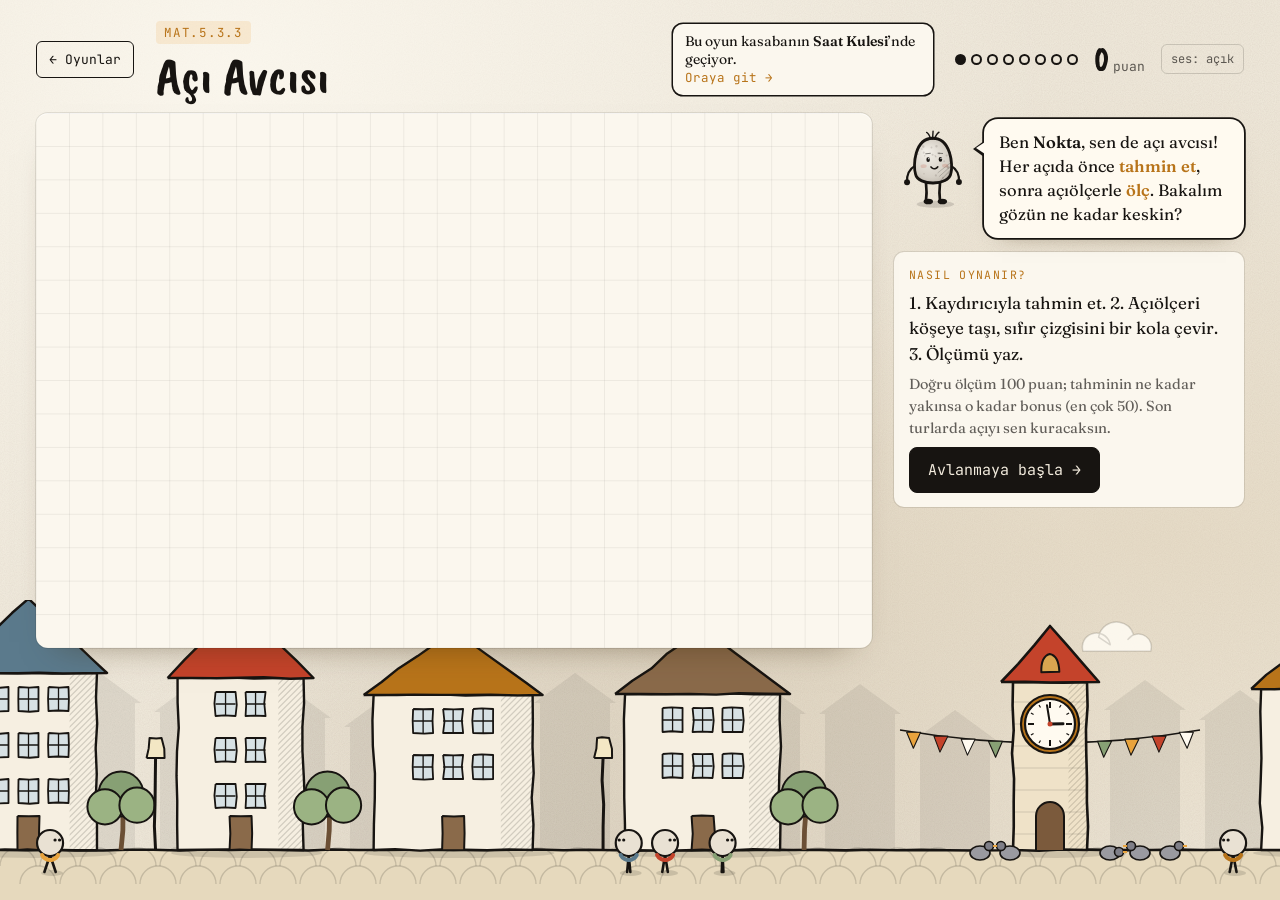
<file: oyunlar/aci-avcisi.html>
<!doctype html>
<html lang="tr">
<head>
<meta charset="utf-8">
<meta name="viewport" content="width=device-width, initial-scale=1">
<title>Açı Avcısı · Nokta'nın Oyunları</title>
<meta name="description" content="Önce tahmin et, sonra gerçek bir açıölçerle ölç: dar, dik, geniş açılar ve eş açı kurma.">
<link rel="icon" href="../img/nokta.png">
<link rel="preconnect" href="https://fonts.googleapis.com">
<link rel="preconnect" href="https://fonts.gstatic.com" crossorigin>
<link href="https://fonts.googleapis.com/css2?family=Caveat+Brush&family=Fraunces:ital,opsz,wght@0,9..144,400;0,9..144,600;1,9..144,400&family=JetBrains+Mono:wght@500&display=swap" rel="stylesheet">
<link rel="stylesheet" href="../css/oyun.css?v=202610041000">
</head>
<body>
<header class="topbar wrap">
  <a class="back" href="../index.html">← Oyunlar</a>
  <div class="ttl"><span class="code">MAT.5.3.3</span><h1>Açı Avcısı</h1></div>
  <div class="hud"><span class="dots" id="dots"></span><span class="score"><b id="score">0</b>puan</span><button class="mute" id="mute" type="button">ses</button></div>
</header>
<main class="wrap game">
  <section class="board" aria-label="Çizim tahtası"><canvas id="cv"></canvas><div class="fx"></div></section>
  <aside class="side">
    <div class="say"><img id="noktaImg" src="../img/nokta.png" alt="Nokta"><p id="say" aria-live="polite"></p></div>
    <div class="panel" id="panel"></div>
  </aside>
</main>
<script src="../js/ortak.js?v=202610031833"></script>
<script src="../js/sahne.js?v=202610041000"></script>
<script src="../js/aci-avcisi.js?v=202610031833"></script>
</body>
</html>
</file>
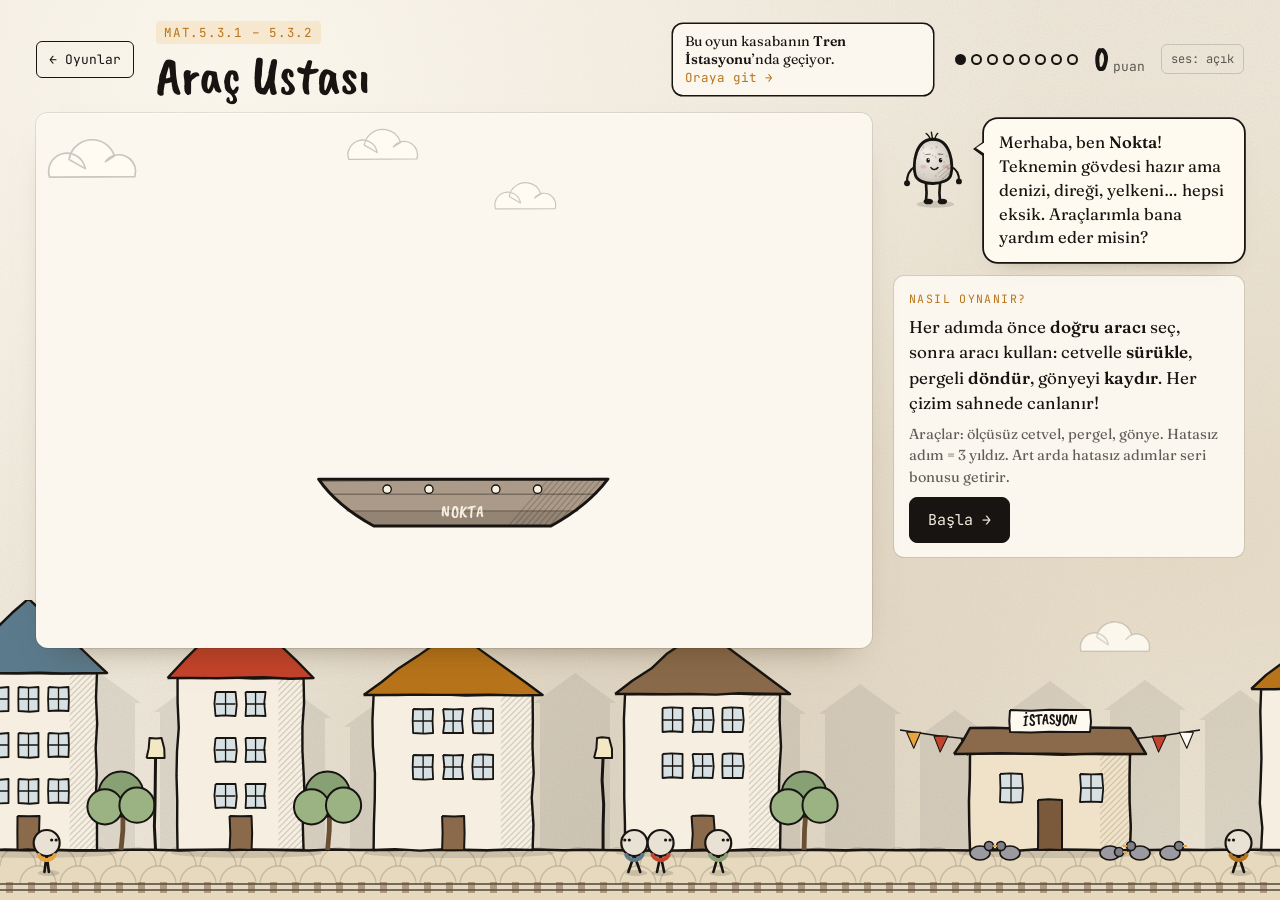
<file: oyunlar/arac-ustasi.html>
<!doctype html>
<html lang="tr">
<head>
<meta charset="utf-8">
<meta name="viewport" content="width=device-width, initial-scale=1">
<title>Araç Ustası · Nokta'nın Oyunları</title>
<meta name="description" content="Doğru aracı seç, yelkenliyi çiz: ölçüsüz cetvel, pergel ve gönye ile nokta, doğru, doğru parçası, ışın, açı, çember, dikme ve paralel.">
<link rel="icon" href="../img/nokta.png">
<link rel="preconnect" href="https://fonts.googleapis.com">
<link rel="preconnect" href="https://fonts.gstatic.com" crossorigin>
<link href="https://fonts.googleapis.com/css2?family=Caveat+Brush&family=Fraunces:ital,opsz,wght@0,9..144,400;0,9..144,600;1,9..144,400&family=JetBrains+Mono:wght@500&display=swap" rel="stylesheet">
<link rel="stylesheet" href="../css/oyun.css?v=202610041000">
</head>
<body>
<header class="topbar wrap">
  <a class="back" href="../index.html">← Oyunlar</a>
  <div class="ttl"><span class="code">MAT.5.3.1 – 5.3.2</span><h1>Araç Ustası</h1></div>
  <div class="hud"><span class="dots" id="dots"></span><span class="score"><b id="score">0</b>puan</span><button class="mute" id="mute" type="button">ses</button></div>
</header>
<main class="wrap game">
  <section class="board" aria-label="Çizim tahtası"><canvas id="cv"></canvas><div class="fx"></div></section>
  <aside class="side">
    <div class="say"><img id="noktaImg" src="../img/nokta.png" alt="Nokta"><p id="say" aria-live="polite"></p></div>
    <div class="panel" id="panel"></div>
  </aside>
</main>
<script src="../js/ortak.js?v=202610031833"></script>
<script src="../js/sahne.js?v=202610041000"></script>
<script src="../js/arac-ustasi.js?v=202610031833"></script>
</body>
</html>
</file>
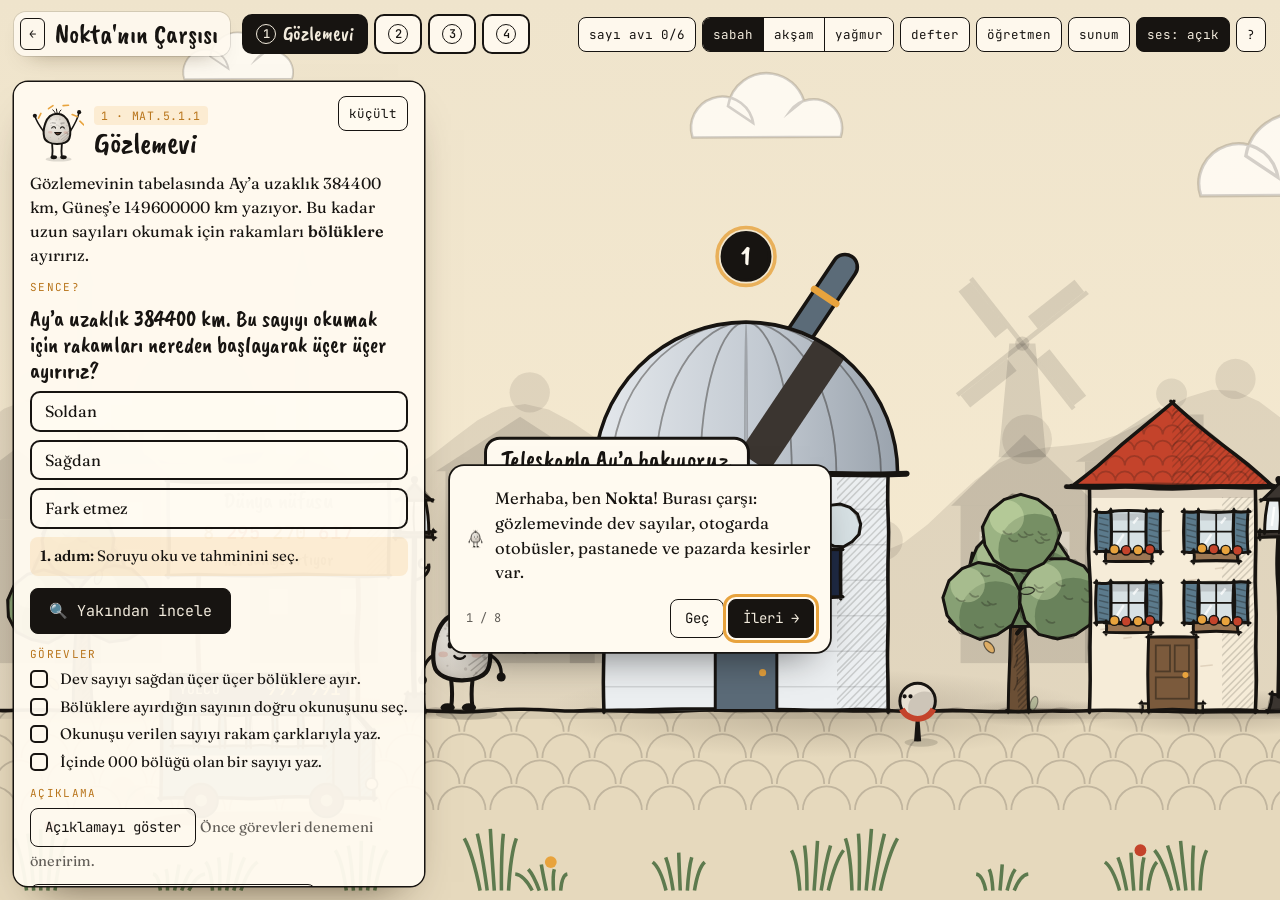
<file: oyunlar/carsi.html>
<!doctype html>
<html lang="tr">
<head>
<meta charset="utf-8">
<meta name="viewport" content="width=device-width, initial-scale=1, viewport-fit=cover">
<title>Nokta'nın Çarşısı · Sayılar ve Nicelikler gözlem ortamı</title>
<meta name="description" content="Nokta'nın rehberliğinde bir çarşıda sayı gözlemi: gözlemevinde büyük sayılar, otogarda kalanlı bölme problemi, pastanede ve pazarda kesirler.">
<link rel="icon" href="../img/nokta.png">
<link rel="preconnect" href="https://fonts.googleapis.com">
<link rel="preconnect" href="https://fonts.gstatic.com" crossorigin>
<link href="https://fonts.googleapis.com/css2?family=Caveat+Brush&family=Fraunces:ital,opsz,wght@0,9..144,400;0,9..144,600;1,9..144,400&family=JetBrains+Mono:wght@500&display=swap" rel="stylesheet">
<link rel="stylesheet" href="../css/oyun.css?v=202610041000">
<link rel="stylesheet" href="../css/kasaba.css?v=202610032001">
</head>
<body>
<canvas id="world" aria-label="Çarşı manzarası: sürükleyerek gez, nesnelere dokun"></canvas>

<header class="ui top">
  <div class="brand"><a href="../index.html" aria-label="Ana sayfaya dön">←</a><h1>Nokta'nın Çarşısı</h1></div>
  <nav class="stations" id="stations" aria-label="Gözlem noktaları"></nav>
  <div class="tools-r" id="toolsR">
    <button class="chip-btn" id="menuBtn" type="button" aria-expanded="false" aria-controls="toolsR">☰ menü</button>
    <button class="chip-btn" id="avBtn" type="button" title="Çarşıda saklı sayılar">sayı avı 0/6</button>
    <span class="seg" id="havaBtns" role="group" aria-label="Hava">
      <button class="chip-btn" data-hava="sabah" type="button">sabah</button><button class="chip-btn" data-hava="aksam" type="button">akşam</button><button class="chip-btn" data-hava="yagmur" type="button">yağmur</button>
    </span>
    <button class="chip-btn" id="defterBtn" type="button">defter</button>
    <button class="chip-btn" id="ogretmenBtn" type="button">öğretmen</button>
    <button class="chip-btn" id="sunumBtn" type="button" aria-pressed="false">sunum</button>
    <button class="chip-btn" id="mute" type="button">ses</button>
    <button class="chip-btn" id="yardimBtn" type="button" aria-label="Tanıtımı aç">?</button>
  </div>
</header>

<div class="ui present" id="present"><small id="presentKod"></small><div id="presentSoru"></div></div>
<section class="ui scard" id="scard" aria-live="polite"></section>
<div class="ui toast" id="toast"></div>

<div class="zoom" id="zoom" role="dialog" aria-modal="true" aria-labelledby="zTitle">
  <div class="zbox">
    <section class="board"><canvas id="zcv"></canvas><div class="fx"></div></section>
    <aside class="zside" id="zside"></aside>
  </div>
</div>
<div class="sheet" id="defter" role="dialog" aria-modal="true"><div class="sbox" id="defterBox"></div></div>
<div class="sheet" id="ogretmen" role="dialog" aria-modal="true"><div class="sbox" id="ogretmenBox"></div></div>

<script src="../js/ortak.js?v=202610032001"></script>
<script src="../js/carsi-metinleri.js?v=202610040900"></script>
<script src="../js/kasaba.js?v=202610040900"></script>
</body>
</html>
</file>
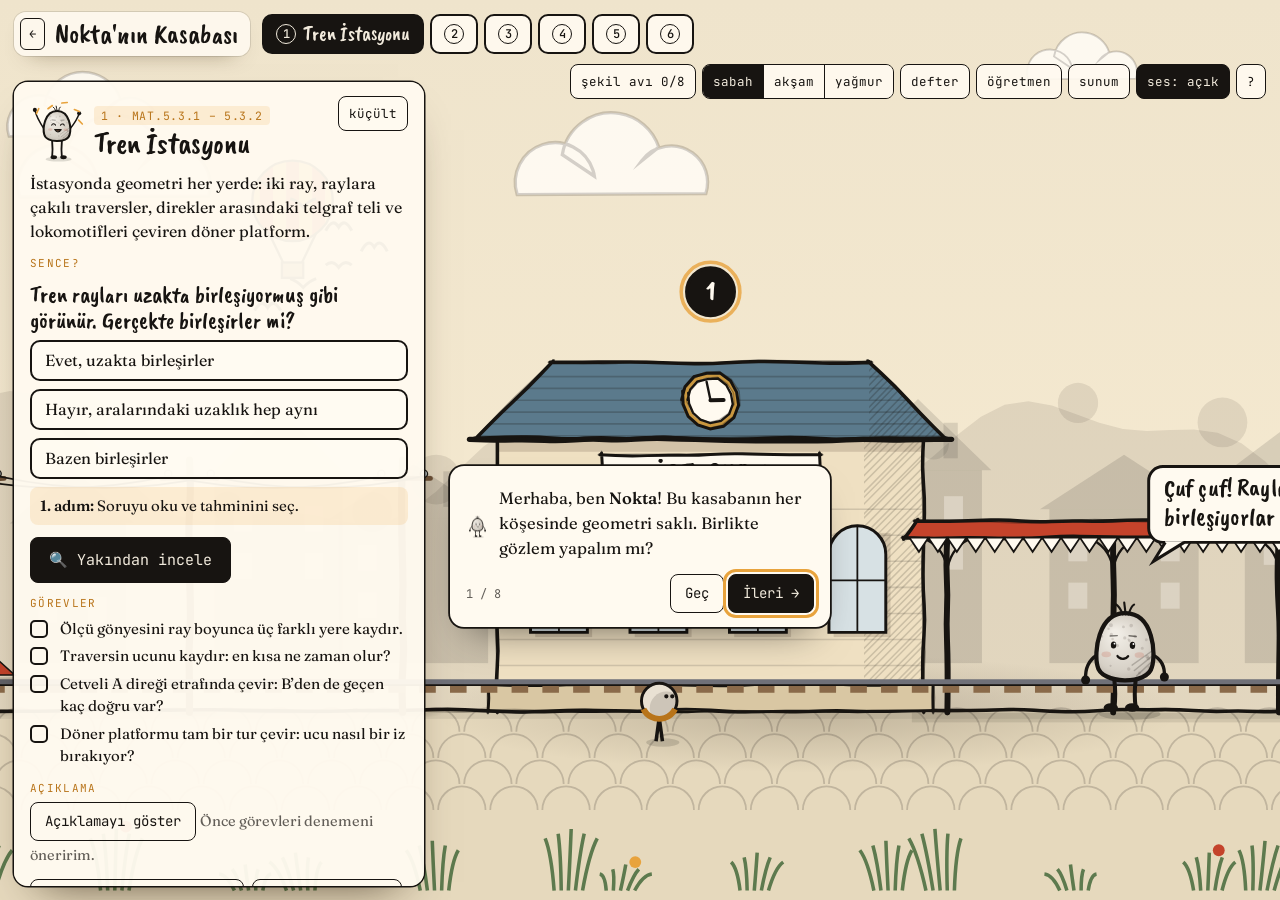
<file: oyunlar/kasaba.html>
<!doctype html>
<html lang="tr">
<head>
<meta charset="utf-8">
<meta name="viewport" content="width=device-width, initial-scale=1, viewport-fit=cover">
<title>Nokta'nın Kasabası · Geometri gözlem ortamı</title>
<meta name="description" content="Nokta'nın rehberliğinde bir kasabada geometri gözlemi: saat kulesinde açılar, kavşakta kesişen ve paralel sokaklar, çeşmede çemberlerle üçgen.">
<link rel="icon" href="../img/nokta.png">
<link rel="preconnect" href="https://fonts.googleapis.com">
<link rel="preconnect" href="https://fonts.gstatic.com" crossorigin>
<link href="https://fonts.googleapis.com/css2?family=Caveat+Brush&family=Fraunces:ital,opsz,wght@0,9..144,400;0,9..144,600;1,9..144,400&family=JetBrains+Mono:wght@500&display=swap" rel="stylesheet">
<link rel="stylesheet" href="../css/oyun.css?v=202610041000">
<link rel="stylesheet" href="../css/kasaba.css?v=202610032001">
</head>
<body>
<canvas id="world" aria-label="Kasaba manzarası: sürükleyerek gez, nesnelere dokun"></canvas>

<header class="ui top">
  <div class="brand"><a href="../index.html" aria-label="Ana sayfaya dön">←</a><h1>Nokta'nın Kasabası</h1></div>
  <nav class="stations" id="stations" aria-label="Gözlem noktaları"></nav>
  <div class="tools-r" id="toolsR">
    <button class="chip-btn" id="menuBtn" type="button" aria-expanded="false" aria-controls="toolsR">☰ menü</button>
    <button class="chip-btn" id="avBtn" type="button" title="Kasabada saklı şekiller">şekil avı 0/8</button>
    <span class="seg" id="havaBtns" role="group" aria-label="Hava">
      <button class="chip-btn" data-hava="sabah" type="button">sabah</button><button class="chip-btn" data-hava="aksam" type="button">akşam</button><button class="chip-btn" data-hava="yagmur" type="button">yağmur</button>
    </span>
    <button class="chip-btn" id="defterBtn" type="button">defter</button>
    <button class="chip-btn" id="ogretmenBtn" type="button">öğretmen</button>
    <button class="chip-btn" id="sunumBtn" type="button" aria-pressed="false">sunum</button>
    <button class="chip-btn" id="mute" type="button">ses</button>
    <button class="chip-btn" id="yardimBtn" type="button" aria-label="Tanıtımı aç">?</button>
  </div>
</header>

<div class="ui present" id="present"><small id="presentKod"></small><div id="presentSoru"></div></div>
<section class="ui scard" id="scard" aria-live="polite"></section>
<div class="ui toast" id="toast"></div>

<div class="zoom" id="zoom" role="dialog" aria-modal="true" aria-labelledby="zTitle">
  <div class="zbox">
    <section class="board"><canvas id="zcv"></canvas><div class="fx"></div></section>
    <aside class="zside" id="zside"></aside>
  </div>
</div>
<div class="sheet" id="defter" role="dialog" aria-modal="true"><div class="sbox" id="defterBox"></div></div>
<div class="sheet" id="ogretmen" role="dialog" aria-modal="true"><div class="sbox" id="ogretmenBox"></div></div>

<script src="../js/ortak.js?v=202610032001"></script>
<script src="../js/kasaba-metinleri.js?v=202610032001"></script>
<script src="../js/kasaba.js?v=202610040900"></script>
</body>
</html>
</file>
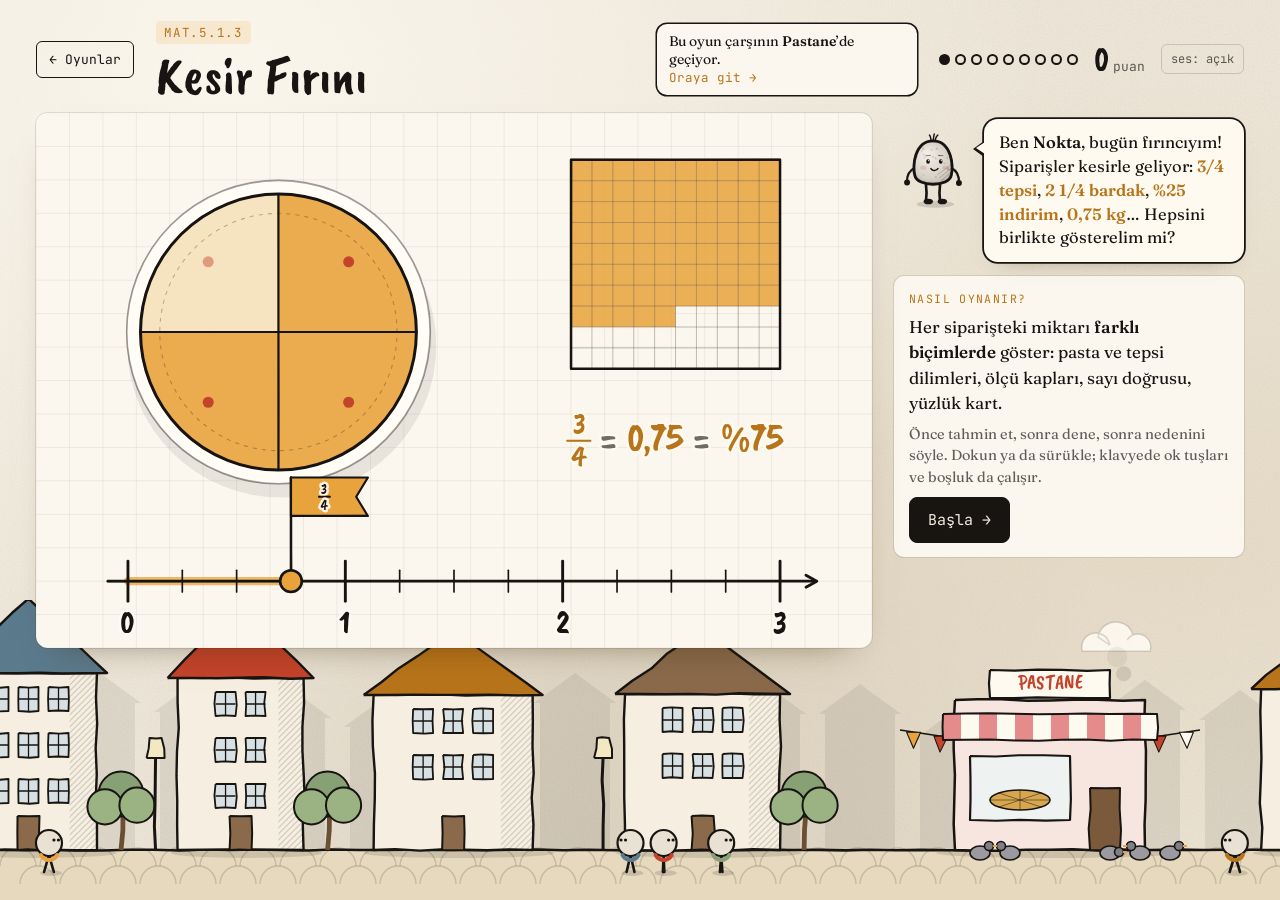
<file: oyunlar/kesir-firini.html>
<!doctype html>
<html lang="tr">
<head>
<meta charset="utf-8">
<meta name="viewport" content="width=device-width, initial-scale=1">
<title>Kesir Fırını · Nokta'nın Oyunları</title>
<meta name="description" content="Nokta’nın fırınında siparişleri kesir, model, sayı doğrusu, yüzlük kart, ondalık gösterim ve yüzde ile göster.">
<link rel="icon" href="../img/nokta.png">
<link rel="preconnect" href="https://fonts.googleapis.com">
<link rel="preconnect" href="https://fonts.gstatic.com" crossorigin>
<link href="https://fonts.googleapis.com/css2?family=Caveat+Brush&family=Fraunces:ital,opsz,wght@0,9..144,400;0,9..144,600;1,9..144,400&family=JetBrains+Mono:wght@500&display=swap" rel="stylesheet">
<link rel="stylesheet" href="../css/oyun.css?v=202610041000">
</head>
<body>
<header class="topbar wrap">
  <a class="back" href="../index.html">← Oyunlar</a>
  <div class="ttl"><span class="code">MAT.5.1.3</span><h1>Kesir Fırını</h1></div>
  <div class="hud"><span class="dots" id="dots"></span><span class="score"><b id="score">0</b>puan</span><button class="mute" id="mute" type="button">ses</button></div>
</header>
<main class="wrap game">
  <section class="board" aria-label="Çizim tahtası"><canvas id="cv"></canvas><div class="fx"></div></section>
  <aside class="side">
    <div class="say"><img id="noktaImg" src="../img/nokta.png" alt="Nokta"><p id="say" aria-live="polite"></p></div>
    <div class="panel" id="panel"></div>
  </aside>
</main>
<script src="../js/ortak.js?v=202610031833"></script>
<script src="../js/sahne.js?v=202610041000"></script>
<script src="../js/kesir-firini.js?v=202610031833"></script>
</body>
</html>
</file>
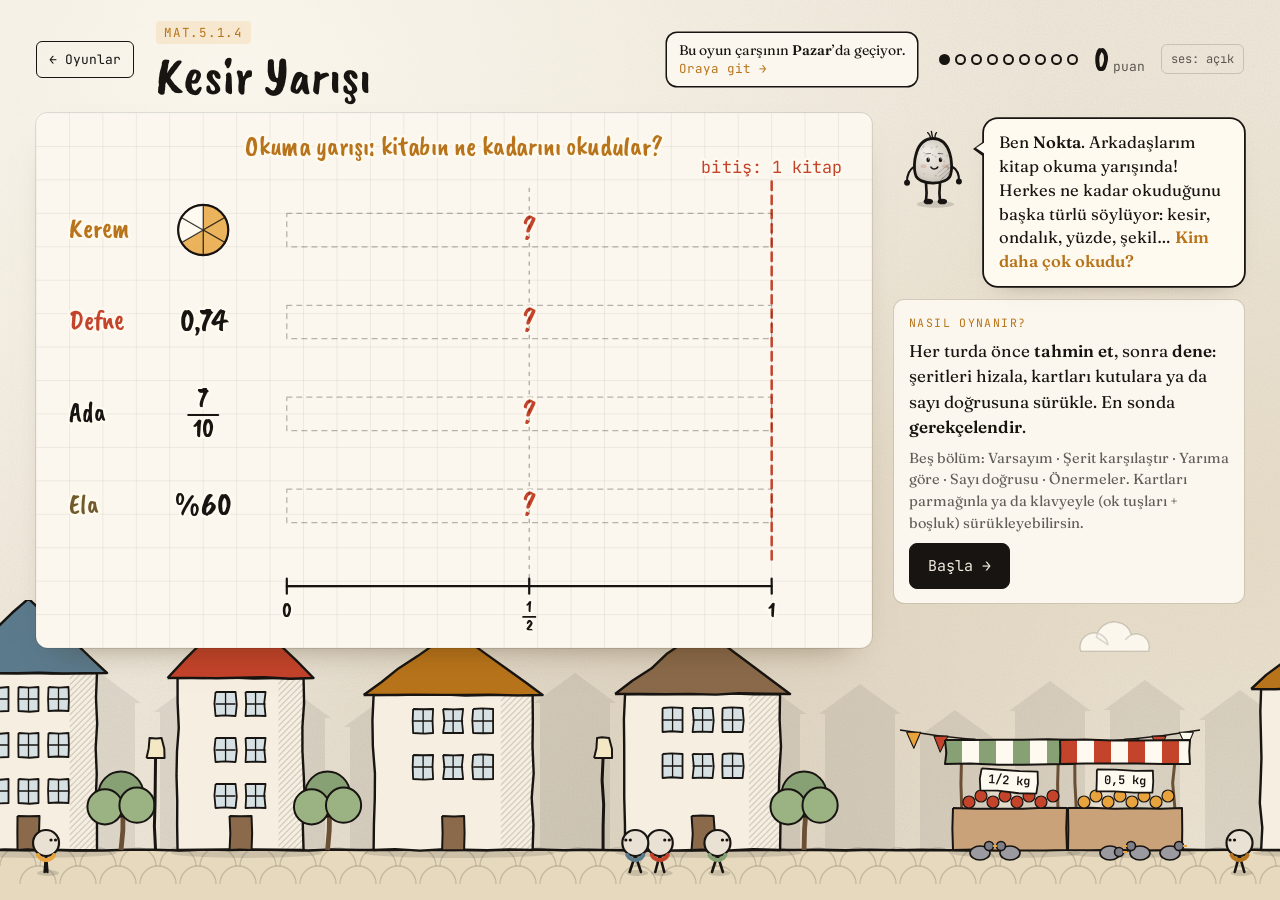
<file: oyunlar/kesir-yarisi.html>
<!doctype html>
<html lang="tr">
<head>
<meta charset="utf-8">
<meta name="viewport" content="width=device-width, initial-scale=1">
<title>Kesir Yarışı · Nokta'nın Oyunları</title>
<meta name="description" content="Kim daha çok okudu? Kesirleri şeritle, yarımla ve sayı doğrusunda karşılaştır; kesir, ondalık gösterim ve yüzdeyi yan yana koy.">
<link rel="icon" href="../img/nokta.png">
<link rel="preconnect" href="https://fonts.googleapis.com">
<link rel="preconnect" href="https://fonts.gstatic.com" crossorigin>
<link href="https://fonts.googleapis.com/css2?family=Caveat+Brush&family=Fraunces:ital,opsz,wght@0,9..144,400;0,9..144,600;1,9..144,400&family=JetBrains+Mono:wght@500&display=swap" rel="stylesheet">
<link rel="stylesheet" href="../css/oyun.css?v=202610041000">
</head>
<body>
<header class="topbar wrap">
  <a class="back" href="../index.html">← Oyunlar</a>
  <div class="ttl"><span class="code">MAT.5.1.4</span><h1>Kesir Yarışı</h1></div>
  <div class="hud"><span class="dots" id="dots"></span><span class="score"><b id="score">0</b>puan</span><button class="mute" id="mute" type="button">ses</button></div>
</header>
<main class="wrap game">
  <section class="board" aria-label="Çizim tahtası"><canvas id="cv"></canvas><div class="fx"></div></section>
  <aside class="side">
    <div class="say"><img id="noktaImg" src="../img/nokta.png" alt="Nokta"><p id="say" aria-live="polite"></p></div>
    <div class="panel" id="panel"></div>
  </aside>
</main>
<script src="../js/ortak.js?v=202610031833"></script>
<script src="../js/sahne.js?v=202610041000"></script>
<script src="../js/kesir-yarisi.js?v=202610031833"></script>
</body>
</html>
</file>
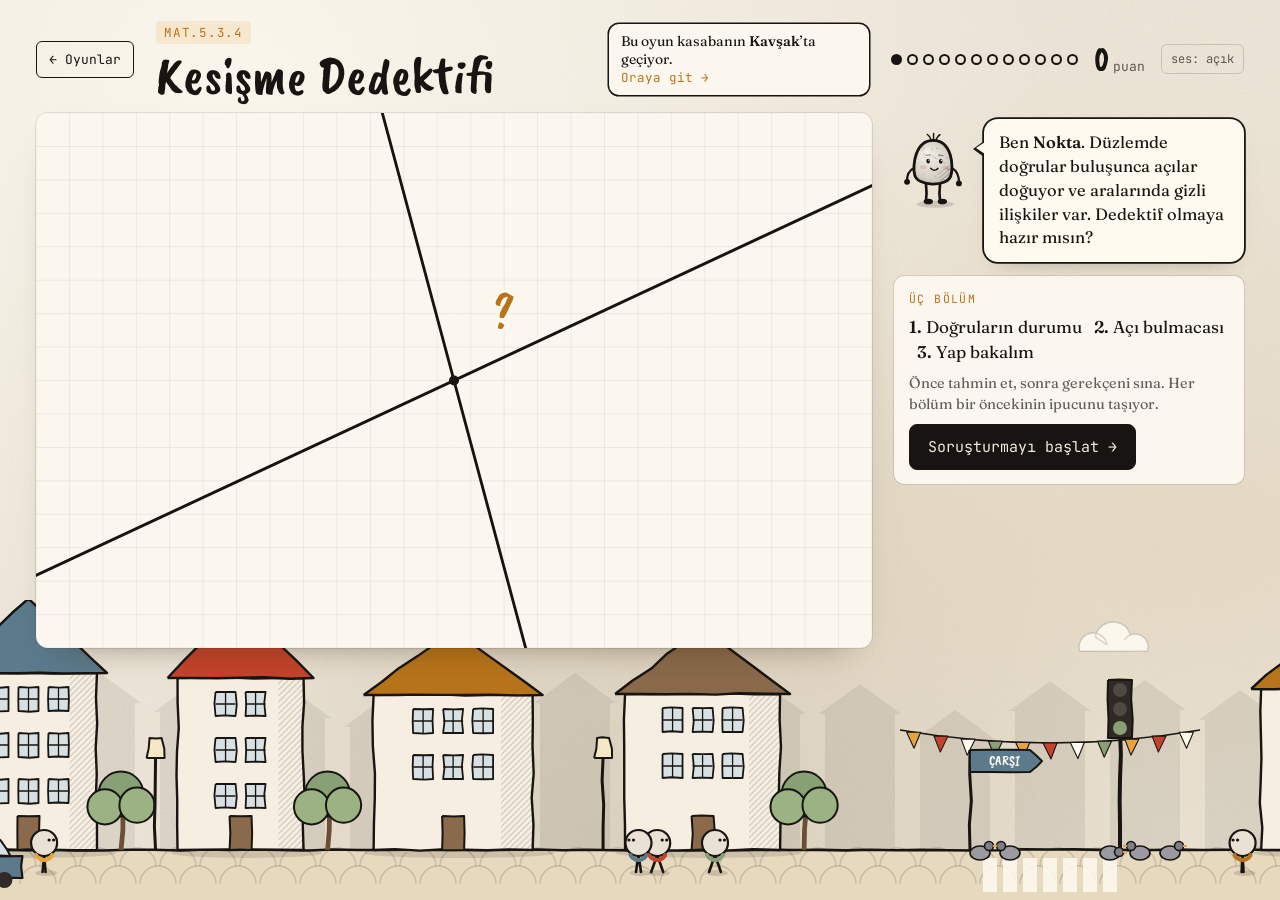
<file: oyunlar/kesisme-dedektifi.html>
<!doctype html>
<html lang="tr">
<head>
<meta charset="utf-8">
<meta name="viewport" content="width=device-width, initial-scale=1">
<title>Kesişme Dedektifi · Nokta'nın Oyunları</title>
<meta name="description" content="Paralel, kesişen, dik ve çakışık doğrular; ters, komşu, tümler ve bütünler açılar. Doğruları çevir, açıları yakala.">
<link rel="icon" href="../img/nokta.png">
<link rel="preconnect" href="https://fonts.googleapis.com">
<link rel="preconnect" href="https://fonts.gstatic.com" crossorigin>
<link href="https://fonts.googleapis.com/css2?family=Caveat+Brush&family=Fraunces:ital,opsz,wght@0,9..144,400;0,9..144,600;1,9..144,400&family=JetBrains+Mono:wght@500&display=swap" rel="stylesheet">
<link rel="stylesheet" href="../css/oyun.css?v=202610041000">
</head>
<body>
<header class="topbar wrap">
  <a class="back" href="../index.html">← Oyunlar</a>
  <div class="ttl"><span class="code">MAT.5.3.4</span><h1>Kesişme Dedektifi</h1></div>
  <div class="hud"><span class="dots" id="dots"></span><span class="score"><b id="score">0</b>puan</span><button class="mute" id="mute" type="button">ses</button></div>
</header>
<main class="wrap game">
  <section class="board" aria-label="Çizim tahtası"><canvas id="cv"></canvas><div class="fx"></div></section>
  <aside class="side">
    <div class="say"><img id="noktaImg" src="../img/nokta.png" alt="Nokta"><p id="say" aria-live="polite"></p></div>
    <div class="panel" id="panel"></div>
  </aside>
</main>
<script src="../js/ortak.js?v=202610031833"></script>
<script src="../js/sahne.js?v=202610041000"></script>
<script src="../js/kesisme-dedektifi.js?v=202610031833"></script>
</body>
</html>
</file>
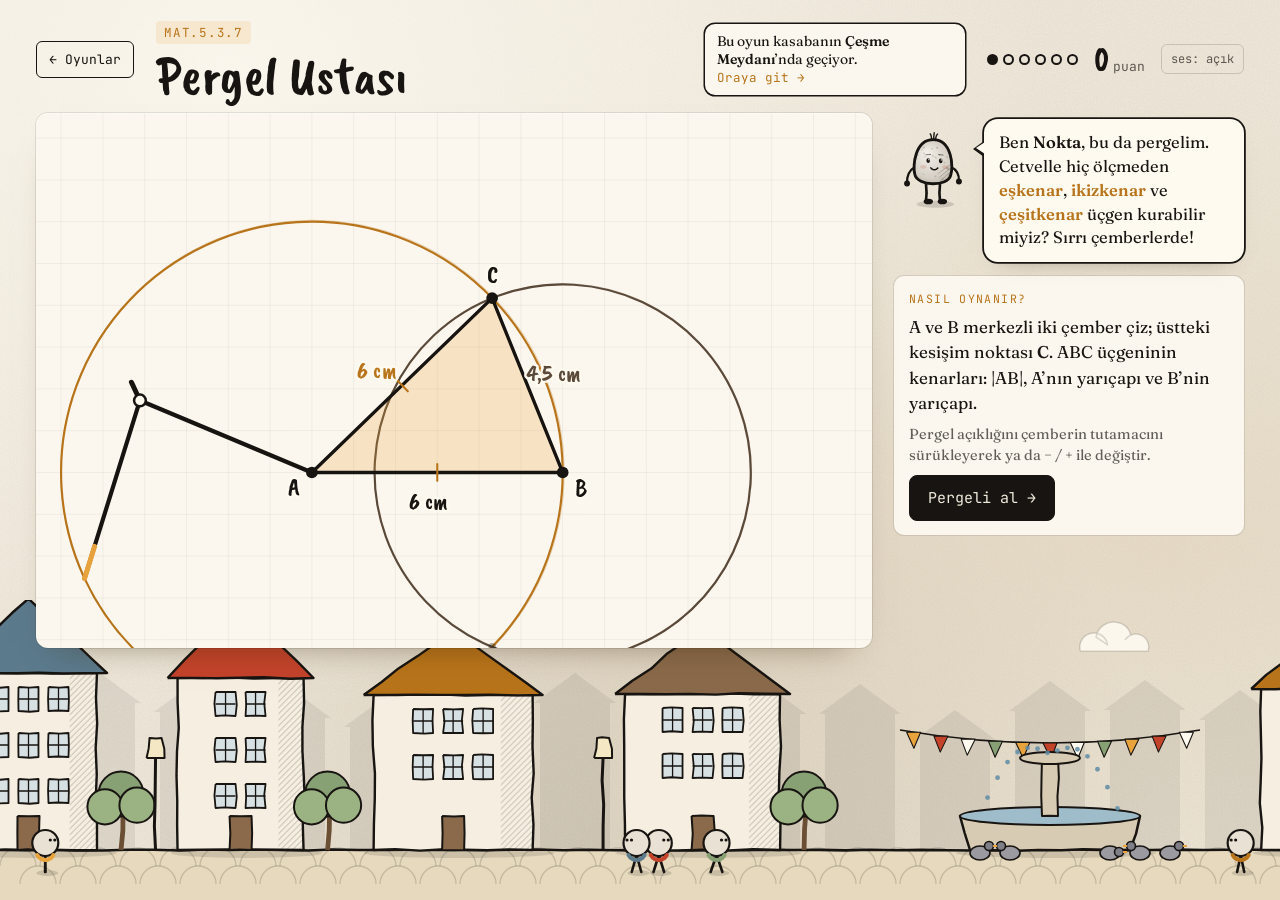
<file: oyunlar/pergel-ustasi.html>
<!doctype html>
<html lang="tr">
<head>
<meta charset="utf-8">
<meta name="viewport" content="width=device-width, initial-scale=1">
<title>Pergel Ustası · Nokta'nın Oyunları</title>
<meta name="description" content="İki çember, bir kesişim noktası: hiç ölçmeden çeşitkenar, ikizkenar ve eşkenar üçgen kur.">
<link rel="icon" href="../img/nokta.png">
<link rel="preconnect" href="https://fonts.googleapis.com">
<link rel="preconnect" href="https://fonts.gstatic.com" crossorigin>
<link href="https://fonts.googleapis.com/css2?family=Caveat+Brush&family=Fraunces:ital,opsz,wght@0,9..144,400;0,9..144,600;1,9..144,400&family=JetBrains+Mono:wght@500&display=swap" rel="stylesheet">
<link rel="stylesheet" href="../css/oyun.css?v=202610041000">
</head>
<body>
<header class="topbar wrap">
  <a class="back" href="../index.html">← Oyunlar</a>
  <div class="ttl"><span class="code">MAT.5.3.7</span><h1>Pergel Ustası</h1></div>
  <div class="hud"><span class="dots" id="dots"></span><span class="score"><b id="score">0</b>puan</span><button class="mute" id="mute" type="button">ses</button></div>
</header>
<main class="wrap game">
  <section class="board" aria-label="Çizim tahtası"><canvas id="cv"></canvas><div class="fx"></div></section>
  <aside class="side">
    <div class="say"><img id="noktaImg" src="../img/nokta.png" alt="Nokta"><p id="say" aria-live="polite"></p></div>
    <div class="panel" id="panel"></div>
  </aside>
</main>
<script src="../js/ortak.js?v=202610031833"></script>
<script src="../js/sahne.js?v=202610041000"></script>
<script src="../js/pergel-ustasi.js?v=202610031833"></script>
</body>
</html>
</file>
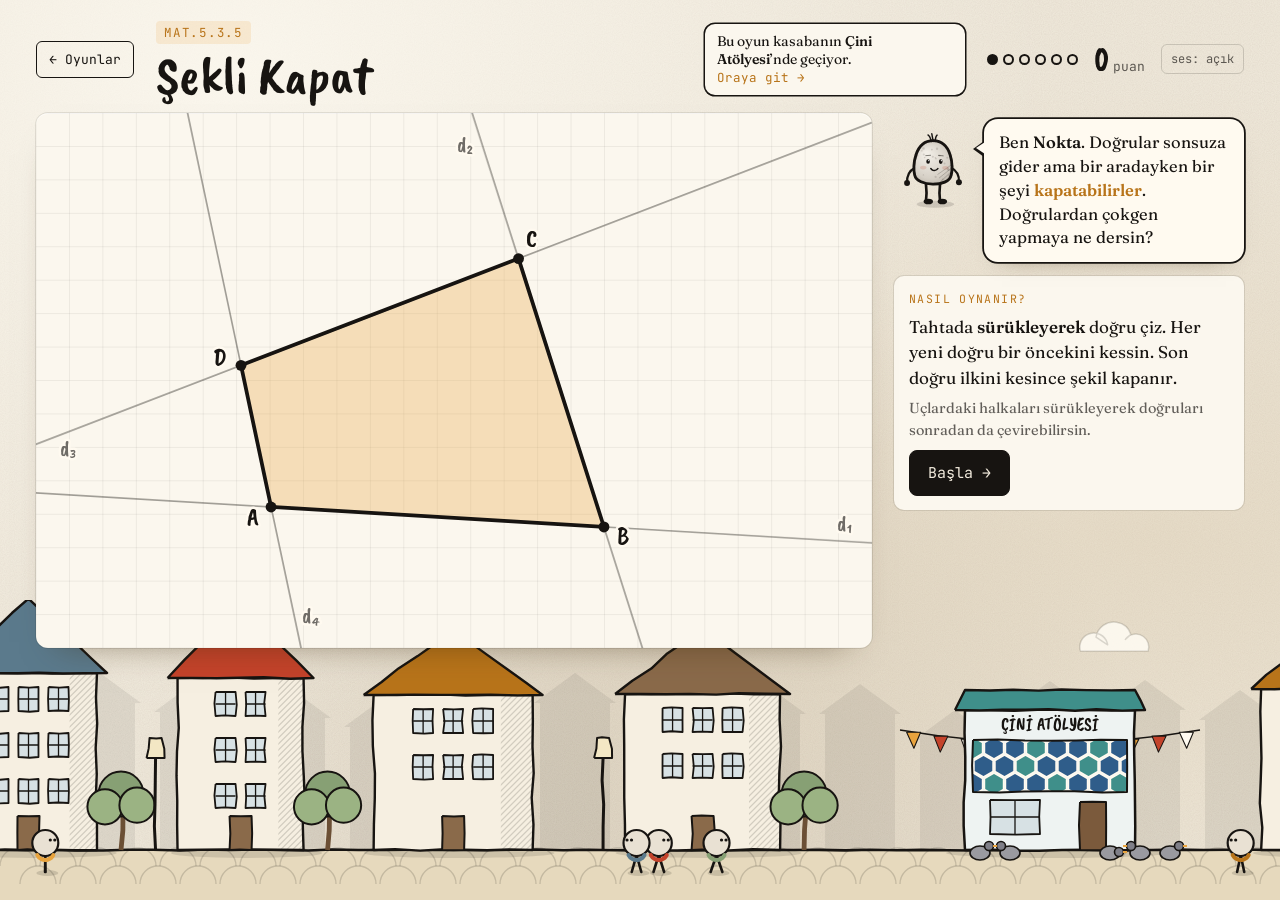
<file: oyunlar/sekli-kapat.html>
<!doctype html>
<html lang="tr">
<head>
<meta charset="utf-8">
<meta name="viewport" content="width=device-width, initial-scale=1">
<title>Şekli Kapat · Nokta'nın Oyunları</title>
<meta name="description" content="Doğruları ardışık kesiştir, son doğru ilkini kessin: üçgenden altıgene çokgenler.">
<link rel="icon" href="../img/nokta.png">
<link rel="preconnect" href="https://fonts.googleapis.com">
<link rel="preconnect" href="https://fonts.gstatic.com" crossorigin>
<link href="https://fonts.googleapis.com/css2?family=Caveat+Brush&family=Fraunces:ital,opsz,wght@0,9..144,400;0,9..144,600;1,9..144,400&family=JetBrains+Mono:wght@500&display=swap" rel="stylesheet">
<link rel="stylesheet" href="../css/oyun.css?v=202610041000">
</head>
<body>
<header class="topbar wrap">
  <a class="back" href="../index.html">← Oyunlar</a>
  <div class="ttl"><span class="code">MAT.5.3.5</span><h1>Şekli Kapat</h1></div>
  <div class="hud"><span class="dots" id="dots"></span><span class="score"><b id="score">0</b>puan</span><button class="mute" id="mute" type="button">ses</button></div>
</header>
<main class="wrap game">
  <section class="board" aria-label="Çizim tahtası"><canvas id="cv"></canvas><div class="fx"></div></section>
  <aside class="side">
    <div class="say"><img id="noktaImg" src="../img/nokta.png" alt="Nokta"><p id="say" aria-live="polite"></p></div>
    <div class="panel" id="panel"></div>
  </aside>
</main>
<script src="../js/ortak.js?v=202610031833"></script>
<script src="../js/sahne.js?v=202610041000"></script>
<script src="../js/sekli-kapat.js?v=202610031833"></script>
</body>
</html>
</file>
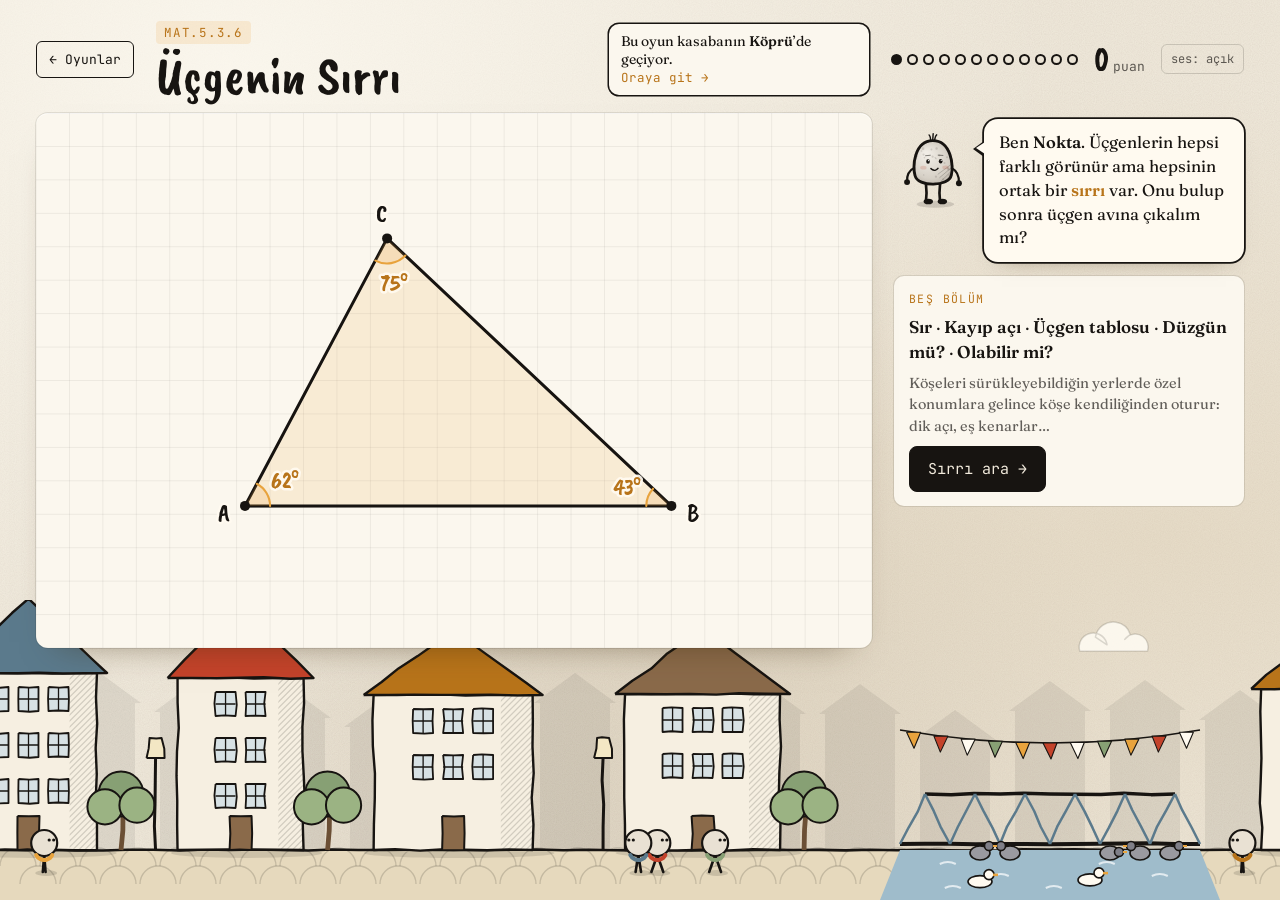
<file: oyunlar/ucgenin-sirri.html>
<!doctype html>
<html lang="tr">
<head>
<meta charset="utf-8">
<meta name="viewport" content="width=device-width, initial-scale=1">
<title>Üçgenin Sırrı · Nokta'nın Oyunları</title>
<meta name="description" content="Kayıp açıyı bul, üçgen tablosunu doldur, düzgün çokgenleri ayırt et.">
<link rel="icon" href="../img/nokta.png">
<link rel="preconnect" href="https://fonts.googleapis.com">
<link rel="preconnect" href="https://fonts.gstatic.com" crossorigin>
<link href="https://fonts.googleapis.com/css2?family=Caveat+Brush&family=Fraunces:ital,opsz,wght@0,9..144,400;0,9..144,600;1,9..144,400&family=JetBrains+Mono:wght@500&display=swap" rel="stylesheet">
<link rel="stylesheet" href="../css/oyun.css?v=202610041000">
</head>
<body>
<header class="topbar wrap">
  <a class="back" href="../index.html">← Oyunlar</a>
  <div class="ttl"><span class="code">MAT.5.3.6</span><h1>Üçgenin Sırrı</h1></div>
  <div class="hud"><span class="dots" id="dots"></span><span class="score"><b id="score">0</b>puan</span><button class="mute" id="mute" type="button">ses</button></div>
</header>
<main class="wrap game">
  <section class="board" aria-label="Çizim tahtası"><canvas id="cv"></canvas><div class="fx"></div></section>
  <aside class="side">
    <div class="say"><img id="noktaImg" src="../img/nokta.png" alt="Nokta"><p id="say" aria-live="polite"></p></div>
    <div class="panel" id="panel"></div>
  </aside>
</main>
<script src="../js/ortak.js?v=202610031833"></script>
<script src="../js/sahne.js?v=202610041000"></script>
<script src="../js/ucgenin-sirri.js?v=202610031833"></script>
</body>
</html>
</file>
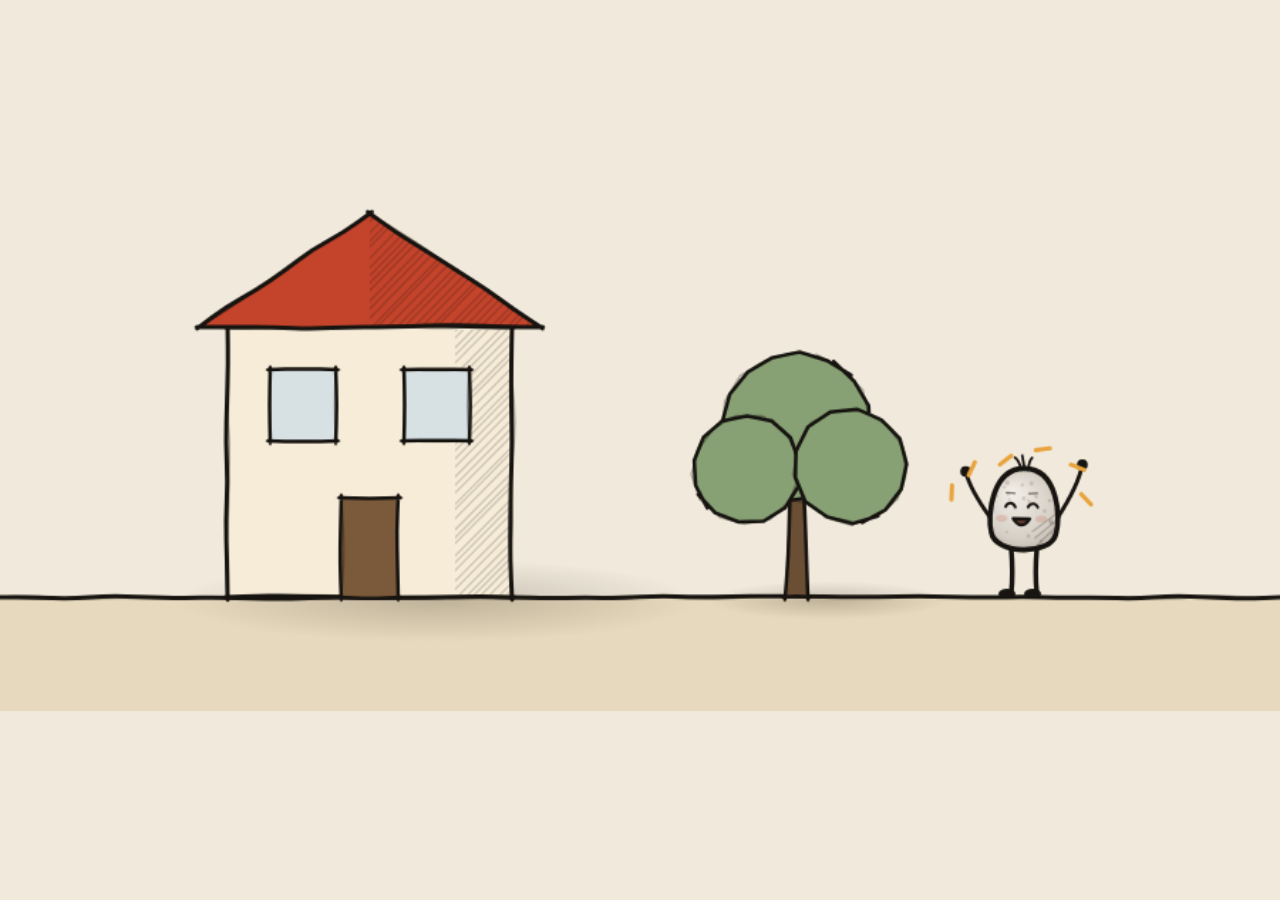
<file: .claude/skills/gozlem-dunyasi/assets/ornek.html>
<!doctype html><html lang="tr"><head><meta charset="utf-8"><title>Mürekkep çizim seti · örnek</title>
<link href="https://fonts.googleapis.com/css2?family=Caveat+Brush&display=swap" rel="stylesheet">
<style>body{margin:0;background:#f1eadc}canvas{display:block;width:100%;height:auto}</style></head><body>
<canvas id="c" width="900" height="500"></canvas>
<script src="murekkep.js"></script>
<script>
/* murekkep.js'i tek başına kullanma örneği: bir ev, bir ağaç ve canlı Nokta */
const cv = document.getElementById('c'), ctx = cv.getContext('2d'), GROUND = 420, st = { t: 0, hava: 'sabah' };
const M = N.murekkep(ctx, { GROUND, st }); M.SK = true;
function cizim(now) {
  st.t = now / 1000; ctx.clearRect(0, 0, 900, 500);
  ctx.fillStyle = '#e6d9bd'; ctx.fillRect(0, GROUND, 900, 80); M.inkLine({ x: 0, y: GROUND }, { x: 900, y: GROUND }, 3);
  // ev
  M.groundShadow(260, 260); M.inkRect = (x, y, w, h, f, lw = 3) => M.inkPoly(M.rectPts(x, y, w, h), { fill: f, w: lw });
  M.inkRect(160, 230, 200, 190, '#f6ecd8'); M.hatch(M.rectPts(320, 232, 39, 186), { gap: 6, alpha: .18 });
  M.inkPoly([{ x: 140, y: 230 }, { x: 260, y: 150 }, { x: 380, y: 230 }], { fill: '#c4432b' }); M.hatch([{ x: 260, y: 150 }, { x: 380, y: 230 }, { x: 260, y: 230 }], { gap: 6, alpha: .2 });
  M.inkRect(190, 260, 46, 50, '#d7e1e4', 2.5); M.inkRect(284, 260, 46, 50, '#d7e1e4', 2.5); M.inkRect(240, 350, 40, 70, '#7b5a3c', 2.5);
  // ağaç
  M.groundShadow(560, 120); M.inkPoly([{ x: 552, y: GROUND }, { x: 556, y: 330 }, { x: 564, y: 330 }, { x: 568, y: GROUND }], { fill: '#6b4f35', w: 2.5 });
  [[560, 300, 52], [525, 330, 38], [598, 328, 40]].forEach(([x, y, r]) => M.inkCircle(x, y, r, { fill: '#87a074', w: 2.5 }));
  // Nokta
  N.noktaChar(ctx, 720, GROUND, { t: st.t, moving: false, dir: -1, happy: (st.t % 5) < 1.5 });
  requestAnimationFrame(cizim);
}
requestAnimationFrame(cizim);
</script></body></html>
</file>
<file: css/oyun.css>
/* Nokta'nın Oyunları · ortak stil (Nokta'nın Filmleri ile aynı mürekkep dünyası) */
:root {
  --paper: #f1eadc;
  --paper-2: #e9dfcb;
  --sheet: #fffaf0;
  --ink: #171411;
  --ink-soft: rgba(23, 20, 17, .68);
  --ink-faint: rgba(23, 20, 17, .16);
  --amber: #e8a33d;
  --amber-deep: #b8741a;
  --amber-wash: rgba(232, 163, 61, .16);
  --seal: #c4432b;
  --brush: "Caveat Brush", "Comic Sans MS", cursive;
  --serif: "Fraunces", Georgia, serif;
  --mono: "JetBrains Mono", ui-monospace, monospace;
  --gutter: clamp(16px, 3vw, 36px);
}
* { box-sizing: border-box; }
html { -webkit-text-size-adjust: 100%; }
body {
  margin: 0; min-height: 100vh; color: var(--ink); font-family: var(--serif); font-size: 17px; line-height: 1.5;
  background-color: var(--paper);
  background-image:
    radial-gradient(ellipse at 18% 8%, rgba(255, 252, 244, .75), transparent 55%),
    radial-gradient(ellipse at 90% 60%, rgba(214, 196, 164, .35), transparent 60%),
    radial-gradient(ellipse at 50% 120%, rgba(120, 96, 60, .18), transparent 60%),
    url("data:image/svg+xml,%3Csvg xmlns='http://www.w3.org/2000/svg' width='180' height='180'%3E%3Cfilter id='n'%3E%3CfeTurbulence type='fractalNoise' baseFrequency='.9' numOctaves='2' stitchTiles='stitch'/%3E%3CfeColorMatrix values='0 0 0 0 .1  0 0 0 0 .08  0 0 0 0 .05  0 0 0 .09 0'/%3E%3C/filter%3E%3Crect width='100%25' height='100%25' filter='url(%23n)'/%3E%3C/svg%3E");
  background-attachment: fixed;
  overflow-x: hidden;
}
a { color: inherit; }
b { font-weight: 600; }
.wrap { max-width: 1280px; margin: 0 auto; padding: 0 var(--gutter); }

/* ── üst şerit ───────────────────────────── */
.topbar { display: flex; flex-wrap: wrap; align-items: center; gap: 12px 22px; padding-top: 18px; padding-bottom: 12px; }
.back { font-family: var(--mono); font-size: 13px; text-decoration: none; padding: 8px 12px; border-radius: 6px; border: 1.5px solid var(--ink); transition: background .2s, color .2s; white-space: nowrap; }
.back:hover { background: var(--ink); color: var(--paper); }
.ttl { flex: 1; min-width: 220px; }
.ttl .code { font-family: var(--mono); font-size: 12.5px; letter-spacing: .06em; color: var(--amber-deep); background: var(--amber-wash); padding: 3px 8px; border-radius: 4px; }
.ttl h1 { font-family: var(--brush); font-weight: 400; font-size: clamp(34px, 5vw, 54px); line-height: .95; margin: 6px 0 0; }
.hud { display: flex; align-items: center; gap: 16px; font-family: var(--mono); font-size: 13px; color: var(--ink-soft); }
.hud .score b { font-family: var(--brush); font-weight: 400; font-size: 34px; color: var(--ink); margin-right: 4px; display: inline-block; }
.hud .score b.bump { animation: bump .45s cubic-bezier(.2,.8,.2,1); }
.dots { display: flex; gap: 5px; align-items: center; }
.dots i { width: 11px; height: 11px; border-radius: 50%; border: 2px solid var(--ink); display: block; }
.dots i.on { background: var(--amber); border-color: var(--amber-deep); }
.dots i.now { background: var(--ink); }
.mute { font-family: var(--mono); font-size: 12px; padding: 6px 9px; border-radius: 6px; border: 1.5px solid var(--ink-faint); background: transparent; cursor: pointer; color: var(--ink-soft); }
.mute:hover { border-color: var(--ink); color: var(--ink); }

/* ── oyun alanı ──────────────────────────── */
.game { display: grid; grid-template-columns: minmax(0, 1fr) 350px; gap: 22px; align-items: start; padding-bottom: 36px; }
.board { position: relative; background: rgba(255, 252, 244, .66); border-radius: 12px; overflow: hidden;
  box-shadow: 0 1px 0 rgba(255,255,255,.6) inset, 0 0 0 1px rgba(23,20,17,.1), 0 18px 34px -24px rgba(60, 40, 10, .55); }
.board canvas { display: block; width: 100%; height: auto; touch-action: none; cursor: crosshair; user-select: none; -webkit-user-select: none; }
.board canvas:focus { outline: none; }
.board canvas:focus-visible { outline: 3px solid var(--amber); outline-offset: -3px; }
.board .fx { position: absolute; inset: 0; pointer-events: none; }
.float { position: absolute; transform: translate(-50%, -50%); font-family: var(--brush); font-size: 32px; color: var(--amber-deep); text-shadow: 0 2px 0 var(--sheet); animation: floatUp 1.2s cubic-bezier(.2,.8,.2,1) forwards; white-space: nowrap; }
.float.bad { color: var(--seal); }
.side { display: flex; flex-direction: column; gap: 14px; }
.say { display: grid; grid-template-columns: 78px minmax(0, 1fr); gap: 12px; align-items: start; }
.say img { width: 78px; height: auto; transform-origin: 50% 92%; }
.say img.hop { animation: hop .9s ease-in-out 1; }
.say img.shake, .nokta-cv.shake { animation: shake .5s ease-in-out 1; }
.nokta-cv { display: block; height: auto; transform-origin: 50% 92%; }
.say .nokta-cv { width: 78px !important; }
.end-card .nokta-cv { width: 130px !important; margin: -8px auto 0; }
.say p { position: relative; margin: 6px 0 0; background: var(--sheet); border-radius: 14px; padding: 12px 15px; box-shadow: 0 0 0 1.8px var(--ink), 0 10px 22px -18px rgba(60,40,10,.7); font-size: 16.5px; line-height: 1.45; min-height: 70px; }
.say p::before { content: ""; position: absolute; left: -11px; top: 22px; border-right: 11px solid var(--ink); border-top: 8px solid transparent; border-bottom: 8px solid transparent; }
.say p::after { content: ""; position: absolute; left: -8px; top: 23.5px; border-right: 9px solid var(--sheet); border-top: 6.5px solid transparent; border-bottom: 6.5px solid transparent; }
.say p.pop { animation: pop .35s cubic-bezier(.2,.8,.2,1); }
.say p em { font-style: normal; color: var(--amber-deep); font-weight: 600; }
.panel { display: flex; flex-direction: column; gap: 12px; }
.card { background: rgba(255, 252, 244, .62); border-radius: 10px; padding: 14px 15px; box-shadow: 0 0 0 1px rgba(23,20,17,.1); }
.card h3 { font-family: var(--brush); font-weight: 400; font-size: 27px; line-height: 1.05; margin: 0 0 6px; }
.card p { margin: 0 0 8px; }
.small { font-size: 14.5px; color: var(--ink-soft); }
.label { font-family: var(--mono); font-size: 11.5px; letter-spacing: .12em; text-transform: uppercase; color: var(--amber-deep); margin: 0 0 6px; display: block; }
.row { display: flex; flex-wrap: wrap; gap: 8px; align-items: center; }

/* ── düğmeler ────────────────────────────── */
.btn { font-family: var(--mono); font-size: 14px; line-height: 1.2; padding: 10px 14px; border-radius: 8px; border: 1.5px solid var(--ink); background: transparent; color: var(--ink); cursor: pointer; transition: background .2s, color .2s, transform .2s; text-decoration: none; display: inline-flex; align-items: center; justify-content: center; gap: 6px; }
.btn:hover { background: var(--ink); color: var(--paper); }
.btn:active { transform: translateY(1px); }
.btn:focus-visible, .tool:focus-visible, .choice:focus-visible { outline: 3px solid var(--amber); outline-offset: 2px; }
.btn.primary { background: var(--ink); color: var(--paper); }
.btn.primary:hover { background: var(--amber); border-color: var(--amber); color: var(--ink); }
.btn.big { font-size: 15px; padding: 13px 18px; }
.btn:disabled { opacity: .38; cursor: default; background: transparent; color: var(--ink); }
.btn.primary:disabled { background: var(--ink); color: var(--paper); }
.choices { display: grid; grid-template-columns: repeat(2, minmax(0, 1fr)); gap: 8px; }
.choices.one { grid-template-columns: 1fr; }
.choices.three { grid-template-columns: repeat(3, minmax(0, 1fr)); }
.choice { font-family: var(--brush); font-size: 23px; line-height: 1.05; padding: 11px 10px; border-radius: 10px; border: 2px solid var(--ink); background: rgba(255,252,244,.7); color: var(--ink); cursor: pointer; transition: transform .2s cubic-bezier(.2,.8,.2,1), background .2s, color .2s; text-align: center; }
.choices.one .choice { text-align: left; font-family: var(--serif); font-size: 16px; padding: 10px 13px; }
.choice:hover { transform: translateY(-2px) rotate(-.5deg); }
.choice.ok { background: var(--amber); border-color: var(--amber-deep); }
.choice.no { background: var(--seal); border-color: var(--seal); color: #fbeee6; animation: shake .45s; }
.choice.dim { opacity: .4; }
.choice:disabled { cursor: default; transform: none; }
.tools { display: grid; grid-template-columns: repeat(2, minmax(0, 1fr)); gap: 8px; }
.tool { display: grid; justify-items: center; gap: 2px; padding: 10px 6px 8px; border-radius: 10px; border: 2px solid var(--ink); background: rgba(255,252,244,.7); color: var(--ink); cursor: pointer; font-family: var(--brush); font-size: 21px; line-height: 1; transition: transform .2s cubic-bezier(.2,.8,.2,1), background .2s, color .2s; }
.tool svg { width: 64px; height: 44px; }
.tool small { font-family: var(--mono); font-size: 10.5px; color: var(--ink-soft); letter-spacing: .04em; }
.tool:hover { transform: translateY(-2px) rotate(-.6deg); }
.tool.on { background: var(--ink); color: var(--paper); }
.tool.on small { color: var(--amber); }
.tool.no { animation: shake .45s; background: var(--seal); border-color: var(--seal); color: #fbeee6; }
.num-in { font-family: var(--brush); font-size: 30px; width: 112px; padding: 3px 10px; border: 2px solid var(--ink); border-radius: 8px; background: var(--sheet); color: var(--ink); text-align: center; }
.num-in:focus { outline: 3px solid var(--amber); outline-offset: 1px; }
.num-in.ok { border-color: var(--amber-deep); background: var(--amber-wash); }
.num-in.no { border-color: var(--seal); animation: shake .45s; }
input[type=range] { width: 100%; accent-color: var(--ink); }
.big-read { font-family: var(--brush); font-size: 46px; line-height: 1; }
.big-read small { font-size: 24px; color: var(--ink-soft); }

/* ── bitiş penceresi ─────────────────────── */
dialog.end { border: 0; padding: 0; background: transparent; max-width: min(520px, 92vw); width: 100%; }
dialog.end::backdrop { background: rgba(18, 15, 12, .7); backdrop-filter: blur(2px); }
.end-card { background: var(--paper); border-radius: 14px; padding: 26px 26px 22px; text-align: center; box-shadow: 0 30px 80px rgba(0,0,0,.45); position: relative; }
.end-card img { width: 120px; margin: -8px auto 0; display: block; animation: hop 1.2s ease-in-out 2; transform-origin: 50% 92%; }
.end-card h2 { font-family: var(--brush); font-weight: 400; font-size: 46px; line-height: 1; margin: 8px 0 4px; }
.end-card p { margin: 6px 0; color: var(--ink-soft); }
.stars { display: flex; justify-content: center; gap: 10px; margin: 10px 0 6px; }
.stars svg { width: 48px; height: 48px; }
.stars svg.got { animation: starIn .6s cubic-bezier(.2,.8,.2,1) both; }
.end-card .row { justify-content: center; margin-top: 16px; }

/* ── hareket ─────────────────────────────── */
@keyframes hop { 0%, 100% { transform: translateY(0) } 40% { transform: translateY(-14px) scaleY(1.04) } 60% { transform: translateY(0) scaleY(.96) } }
@keyframes shake { 0%, 100% { transform: translateX(0) } 20% { transform: translateX(-6px) rotate(-2deg) } 45% { transform: translateX(5px) rotate(1.5deg) } 70% { transform: translateX(-3px) } }
@keyframes pop { from { transform: scale(.96); opacity: .4 } to { transform: none; opacity: 1 } }
@keyframes bump { 0% { transform: scale(1) } 40% { transform: scale(1.35) rotate(-4deg); color: var(--amber-deep) } 100% { transform: scale(1) } }
@keyframes floatUp { 0% { opacity: 0; transform: translate(-50%, -30%) scale(.7) } 20% { opacity: 1; transform: translate(-50%, -60%) scale(1.1) } 100% { opacity: 0; transform: translate(-50%, -190%) scale(1) } }
@keyframes starIn { from { transform: scale(0) rotate(-40deg); opacity: 0 } to { transform: none; opacity: 1 } }
@keyframes rise { from { opacity: 0; transform: translateY(14px); } to { opacity: 1; transform: none; } }
.stage { animation: rise .7s cubic-bezier(.2,.8,.2,1) both; animation-delay: calc(var(--i, 0) * 90ms); }
@media (prefers-reduced-motion: reduce) {
  *, *::before, *::after { animation-duration: .01ms !important; animation-iteration-count: 1 !important; transition-duration: .01ms !important; }
}

@media (max-width: 960px) {
  .game { grid-template-columns: 1fr; }
  .say { grid-template-columns: 60px minmax(0, 1fr); }
  .say img, .say .nokta-cv { width: 60px !important; }
}
@media (max-width: 520px) {
  .hud { width: 100%; justify-content: space-between; }
  .tool svg { width: 52px; height: 36px; }
}

/* ── oyun sahnesi (js/sahne.js): sayfanın altında canlı sokak, oyunun kasabadaki yeri ── */
canvas.sahne { position: fixed; left: 0; right: 0; bottom: 0; width: 100%; z-index: 0; pointer-events: none; }
body.sahneli .topbar, body.sahneli .game { position: relative; z-index: 1; }
body.sahneli .game { padding-bottom: 200px; }
body.sahneli .board { background: #fbf7ee; }
body.sahneli .card { background: #fbf7ee; }
.yer { display: flex; flex-direction: column; gap: 2px; max-width: 260px; text-decoration: none; background: #fbf7ee; border-radius: 10px; padding: 8px 12px; box-shadow: 0 0 0 1.5px var(--ink); font-size: 14px; line-height: 1.3; transition: transform .2s; }
.yer .git { font-family: var(--mono); font-size: 12.5px; color: var(--amber-deep); }
.yer:hover { transform: translateY(-2px); }
@media (prefers-reduced-motion: reduce) { .yer { transition: none; } }
</file>
<file: css/kasaba.css>
/* Nokta'nın Kasabası · gözlem ortamı (oyun.css'in üstüne) */
html, body { height: 100%; overflow: hidden; }
body { background: #efe6d2; }
#world { position: fixed; inset: 0; width: 100%; height: 100%; display: block; touch-action: none; cursor: grab; }
#world.grabbing { cursor: grabbing; }
.ui { position: fixed; z-index: 5; }
.hide-ui .ui { display: none !important; }

/* üst çubuk */
.top { top: 0; left: 0; right: 0; display: flex; flex-wrap: wrap; align-items: center; gap: 8px 12px; padding: 12px 14px; pointer-events: none; }
.top > * { pointer-events: auto; }
.brand { display: flex; align-items: center; gap: 10px; background: rgba(255,250,240,.9); padding: 6px 12px 6px 6px; border-radius: 12px; box-shadow: 0 0 0 1px rgba(23,20,17,.12), 0 10px 22px -16px rgba(60,40,10,.7); }
.brand a { font-family: var(--mono); font-size: 12px; text-decoration: none; padding: 6px 8px; border-radius: 6px; border: 1.5px solid var(--ink); }
.brand a:hover { background: var(--ink); color: var(--paper); }
.brand h1 { font-family: var(--brush); font-weight: 400; font-size: 27px; margin: 0; line-height: 1; white-space: nowrap; }
.stations { display: flex; gap: 6px; }
.st-btn { font-family: var(--brush); font-size: 20px; line-height: 1; padding: 8px 12px; border-radius: 10px; border: 2px solid var(--ink); background: rgba(255,250,240,.92); color: var(--ink); cursor: pointer; display: inline-flex; align-items: center; gap: 7px; transition: transform .2s; }
.st-btn:hover { transform: translateY(-2px); }
.st-btn b { font-family: var(--mono); font-size: 12px; font-weight: 500; width: 20px; height: 20px; border-radius: 50%; display: grid; place-items: center; border: 1.5px solid currentColor; }
.st-btn[aria-current="true"] { background: var(--ink); color: var(--paper); }
.st-btn.done b { background: var(--amber); border-color: var(--amber-deep); color: var(--ink); }
.tools-r { margin-left: auto; display: flex; flex-wrap: wrap; gap: 6px; justify-content: flex-end; }
.chip-btn { font-family: var(--mono); font-size: 12.5px; padding: 8px 10px; border-radius: 8px; border: 1.5px solid var(--ink); background: rgba(255,250,240,.92); color: var(--ink); cursor: pointer; white-space: nowrap; }
.chip-btn:hover { background: var(--ink); color: var(--paper); }
.chip-btn[aria-pressed="true"] { background: var(--ink); color: var(--paper); }
.seg { display: inline-flex; border-radius: 8px; overflow: hidden; border: 1.5px solid var(--ink); }
.seg .chip-btn { border: 0; border-radius: 0; }
.seg .chip-btn + .chip-btn { border-left: 1.5px solid var(--ink); }
.btn:focus-visible, .chip-btn:focus-visible, .st-btn:focus-visible { outline: 3px solid var(--amber); outline-offset: 2px; }

/* istasyon kartı */
.scard { left: 14px; bottom: 14px; width: min(410px, calc(100vw - 28px)); max-height: calc(100vh - 96px); overflow: auto; background: rgba(255,250,240,.96); border-radius: 14px; padding: 14px 16px 16px; box-shadow: 0 0 0 1.5px var(--ink), 0 22px 44px -26px rgba(40,25,5,.8); }
.scard .head { display: flex; align-items: center; gap: 10px; }
.scard .head img { width: 54px; height: auto; flex: none; transform-origin: 50% 92%; }
.scard .head img.hop { animation: hop .9s ease-in-out 1; }
.scard h2 { font-family: var(--brush); font-weight: 400; font-size: 30px; line-height: 1; margin: 2px 0 0; }
.scard .code { font-family: var(--mono); font-size: 11.5px; letter-spacing: .06em; color: var(--amber-deep); background: var(--amber-wash); padding: 2px 7px; border-radius: 4px; }
.scard .fold { margin-left: auto; align-self: flex-start; }
.scard p { margin: 8px 0; font-size: 16px; }
.scard .q { font-family: var(--brush); font-size: 23px; line-height: 1.15; margin: 10px 0 6px; }
.scard .lbl { font-family: var(--mono); font-size: 11px; letter-spacing: .12em; text-transform: uppercase; color: var(--amber-deep); display: block; margin: 12px 0 6px; }
.scard.min .body { display: none; }
.scard .minrow { display: flex; align-items: center; gap: 10px; margin-top: 10px; }
.scard .minrow .small { font-family: var(--mono); font-size: 12px; color: var(--amber-deep); }
.scard.min .head h2 { font-size: 24px; }
.tasks { list-style: none; margin: 0; padding: 0; display: grid; gap: 5px; }
.tasks li { display: grid; grid-template-columns: 22px 1fr; gap: 8px; font-size: 15px; align-items: start; }
.tasks li i { width: 18px; height: 18px; border-radius: 5px; border: 2px solid var(--ink); margin-top: 2px; display: grid; place-items: center; font-style: normal; font-size: 13px; }
.tasks li.ok { color: var(--ink-soft); }
.tasks li.ok i { background: var(--amber); border-color: var(--amber-deep); }
.tasks li.ok i::after { content: "✓"; color: var(--ink); }
.picked { font-size: 15px; color: var(--ink-soft); }
.picked b { color: var(--ink); }
.explain { border-left: 3px solid var(--amber); padding: 4px 0 4px 12px; font-size: 15.5px; }
.row2 { display: flex; flex-wrap: wrap; gap: 8px; margin-top: 12px; }

/* yakından bak */
.zoom { position: fixed; inset: 0; z-index: 20; background: rgba(18,15,12,.55); display: none; place-items: start center; padding: max(12px, 4vh) 12px 12px; overflow: auto; }
.zoom.open { display: grid; }
.zbox { background: var(--paper); border-radius: 14px; width: min(1220px, 100%); max-height: calc(100vh - 24px); overflow: auto; display: grid; grid-template-columns: minmax(0, 1fr) 320px; gap: 14px; padding: 14px; box-shadow: 0 30px 80px rgba(0,0,0,.45); }
.zbox .board { border-radius: 10px; align-self: start; }
.zbox { align-items: start; min-height: min(640px, calc(100vh - 24px)); }
.zside { display: flex; flex-direction: column; gap: 10px; min-width: 0; }
.zside h3 { font-family: var(--brush); font-weight: 400; font-size: 30px; margin: 0; line-height: 1; }
.zside .hint { background: var(--sheet); border-radius: 10px; padding: 10px 12px; box-shadow: 0 0 0 1.5px var(--ink); font-size: 15.5px; min-height: 64px; }
.zside .hint.pop { animation: pop .35s cubic-bezier(.2,.8,.2,1); }
.mini-table { width: 100%; border-collapse: collapse; font-family: var(--mono); font-size: 12.5px; }
.mini-table th, .mini-table td { padding: 4px 5px; border-bottom: 1px solid var(--ink-faint); text-align: center; }
.mini-table th { color: var(--amber-deep); font-weight: 500; }

/* defter, öğretmen */
.sheet { position: fixed; inset: 0; z-index: 30; background: rgba(18,15,12,.55); display: none; place-items: center; padding: 12px; }
.sheet.open { display: grid; }
.sbox { background: var(--paper); border-radius: 14px; width: min(760px, 100%); max-height: calc(100vh - 24px); overflow: auto; padding: 20px 22px; box-shadow: 0 30px 80px rgba(0,0,0,.45); }
.sbox h2 { font-family: var(--brush); font-weight: 400; font-size: 40px; margin: 0 0 6px; line-height: 1; }
.sbox h3 { font-family: var(--brush); font-weight: 400; font-size: 27px; margin: 18px 0 4px; }
.sbox ul { margin: 6px 0; padding-left: 20px; }
.sbox textarea, .sbox input[type=text] { width: 100%; font-family: var(--serif); font-size: 16px; padding: 8px 10px; border: 1.5px solid var(--ink); border-radius: 8px; background: var(--sheet); color: var(--ink); }
.sbox textarea { min-height: 70px; resize: vertical; }
.sbox .close { float: right; }

/* tanıtım */
.coach-hl { position: fixed; z-index: 40; border: 3px solid var(--amber); border-radius: 12px; box-shadow: 0 0 0 9999px rgba(18,15,12,.45); pointer-events: none; transition: all .35s cubic-bezier(.2,.8,.2,1); }
.coach { position: fixed; z-index: 41; width: min(380px, calc(100vw - 24px)); background: var(--sheet); border-radius: 14px; padding: 14px 16px; box-shadow: 0 0 0 1.8px var(--ink), 0 20px 40px -20px rgba(0,0,0,.6); transition: top .35s, left .35s; }
.coach .who { display: flex; gap: 10px; align-items: center; }
.coach img { width: 52px; }
.coach p { margin: 6px 0 10px; font-size: 16.5px; }
.coach .row2 { justify-content: space-between; align-items: center; margin-top: 4px; }
.coach .n { font-family: var(--mono); font-size: 12px; color: var(--ink-soft); }

/* sunum modu, bildirim */
.present { top: 74px; left: 50%; transform: translateX(-50%); width: min(1100px, calc(100vw - 32px)); text-align: center; background: rgba(255,250,240,.95); border-radius: 16px; padding: 16px 24px; box-shadow: 0 0 0 2px var(--ink); display: none; }
.present.on { display: block; }
.present small { font-family: var(--mono); font-size: 14px; letter-spacing: .12em; text-transform: uppercase; color: var(--amber-deep); }
.present div { font-family: var(--brush); font-size: clamp(34px, 5.4vw, 66px); line-height: 1.05; margin-top: 6px; }
.toast { left: 50%; bottom: 22px; transform: translateX(-50%) translateY(20px); opacity: 0; background: var(--ink); color: var(--paper); padding: 10px 16px; border-radius: 999px; font-size: 15px; transition: all .3s; pointer-events: none; max-width: calc(100vw - 32px); text-align: center; }
.toast.on { opacity: 1; transform: translateX(-50%); }
.toast b { color: var(--amber); }

#menuBtn { display: none; }
@media (max-width: 430px) { .stations { gap: 4px; } .st-btn { padding: 6px 7px !important; } }
@media (max-width: 700px) {
  #menuBtn { display: inline-block; }
  .tools-r:not(.open) > :not(#menuBtn) { display: none; }
  .tools-r { margin-left: auto !important; }
  .tools-r.open { background: rgba(255,250,240,.95); padding: 8px; border-radius: 12px; box-shadow: 0 10px 22px -12px rgba(60,40,10,.6); }
}
@media (max-width: 1600px) { .st-btn:not([aria-current="true"]) span { display: none; } }
@media (max-width: 900px) {
  .zbox { grid-template-columns: 1fr; }
  .brand h1 { font-size: 22px; }
  .st-btn { font-size: 17px; padding: 7px 9px; }
  .st-btn span { display: none; }
  .tools-r { margin-left: 0; justify-content: flex-start; }
  .scard { left: 8px; right: 8px; bottom: 8px; width: auto; max-height: 46vh; }
  .scard.min { padding: 10px 12px; }
  .scard.min .head .nokta-cv { width: 40px !important; }
  .present.on ~ .scard { display: none; }
}

/* rehber: tek görev, açık yönerge */
.gbox { background: #fff6e2; border-radius: 12px; padding: 12px 14px; box-shadow: 0 0 0 2.5px var(--amber), 0 10px 22px -16px rgba(60,40,10,.6); }
.gbox .gstep { font-family: var(--mono); font-size: 12px; letter-spacing: .1em; text-transform: uppercase; color: var(--amber-deep); display: block; margin-bottom: 4px; }
.gbox .gtext { font-size: 18px; line-height: 1.4; margin-bottom: 8px; }
.gbox.ok { background: #eef5e6; box-shadow: 0 0 0 2.5px #87a074; }
.gbox.ok .gstep { color: #4d6b3d; }
.gbox .gip { margin: 4px 0 8px; padding-left: 18px; font-size: 15px; color: var(--ink-soft); }
.gbox .gip li { margin: 3px 0; }
.zside .hint .who { font-family: var(--brush); font-weight: 400; font-size: 18px; color: var(--amber-deep); }
#zctl.dim { opacity: .4; pointer-events: none; }
.tasks li.now span { font-weight: 600; }
.tasks li.now i { border-color: var(--amber); box-shadow: 0 0 0 3px var(--amber-wash); }
.scard .next { background: var(--amber-wash); border-radius: 8px; padding: 8px 10px; font-size: 15px; }
.nudge { animation: nudge 1.3s ease-in-out infinite; }
@keyframes nudge { 0%, 100% { box-shadow: 0 0 0 0 rgba(232,163,61,.0), 0 0 0 2px var(--amber); } 50% { box-shadow: 0 0 0 7px rgba(232,163,61,.35), 0 0 0 2px var(--amber); } }
@media (prefers-reduced-motion: reduce) { .nudge { animation: none; box-shadow: 0 0 0 3px var(--amber); } }
</file>
